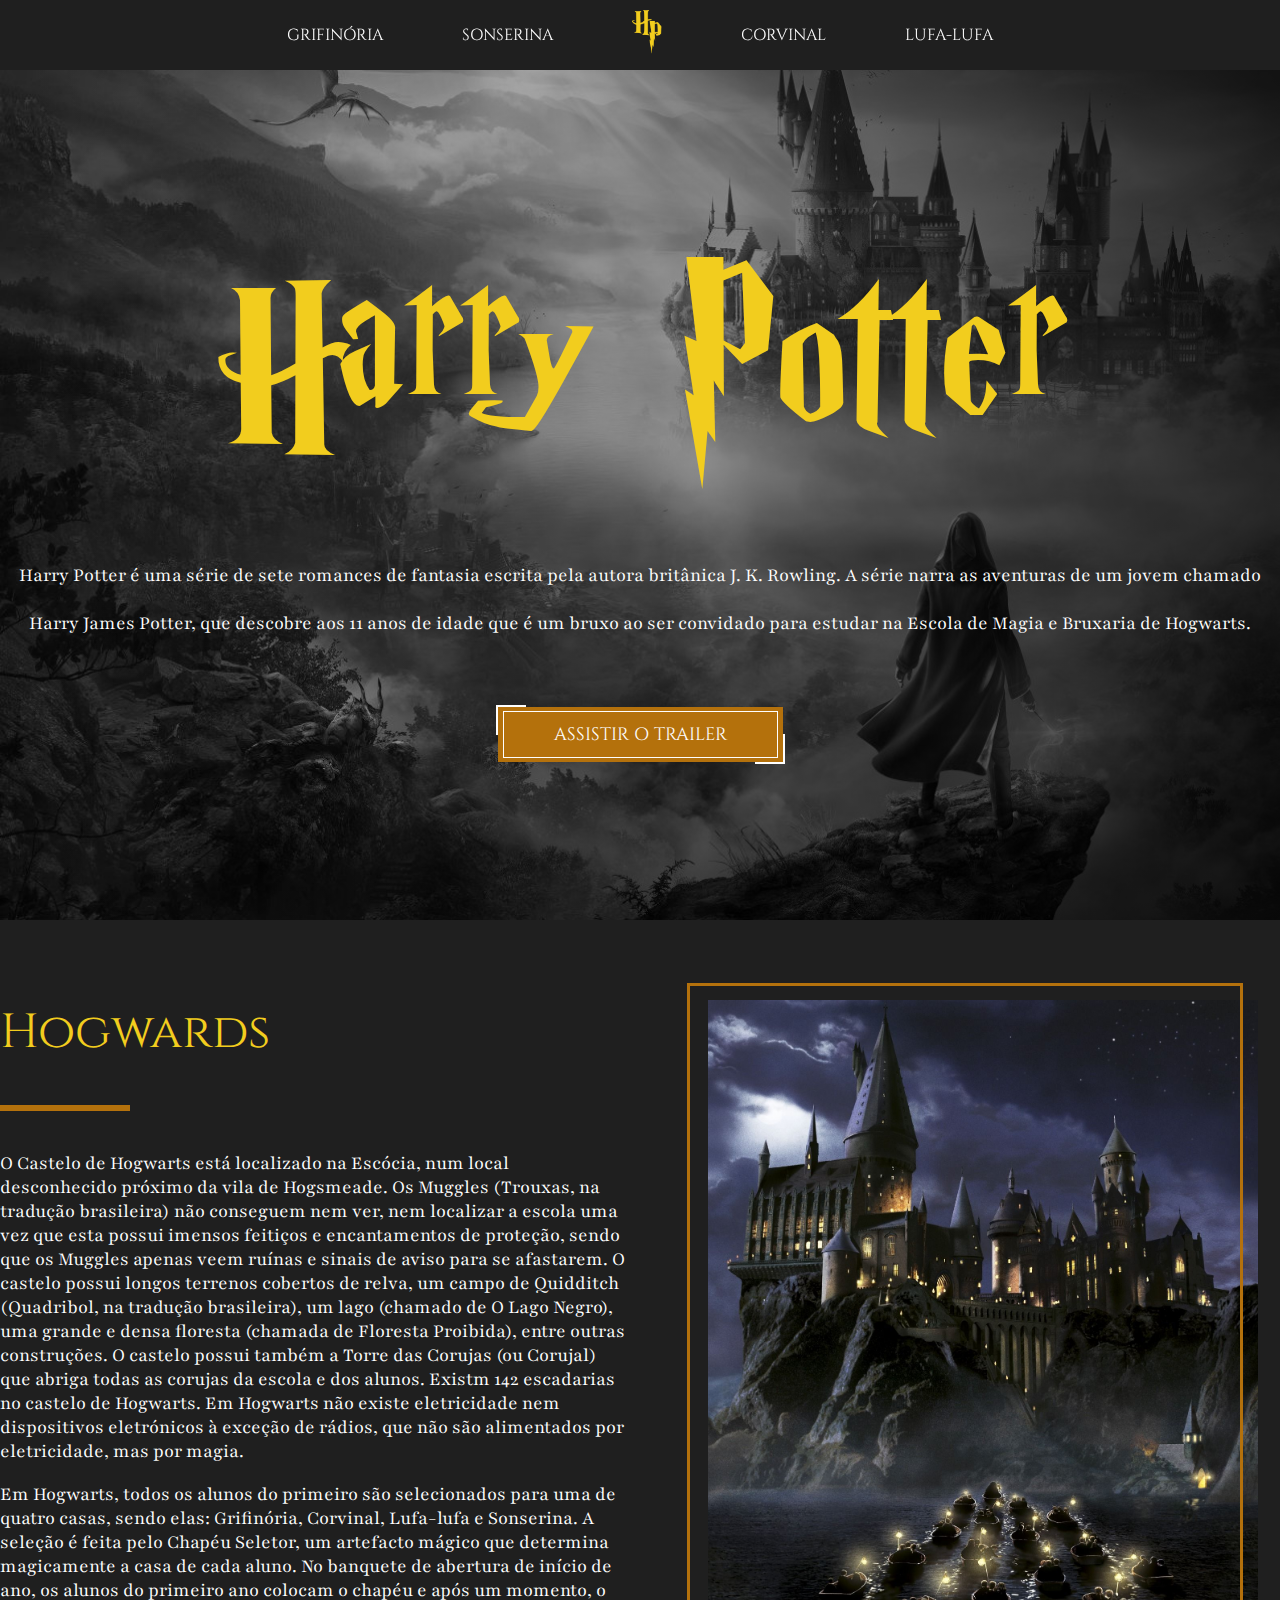
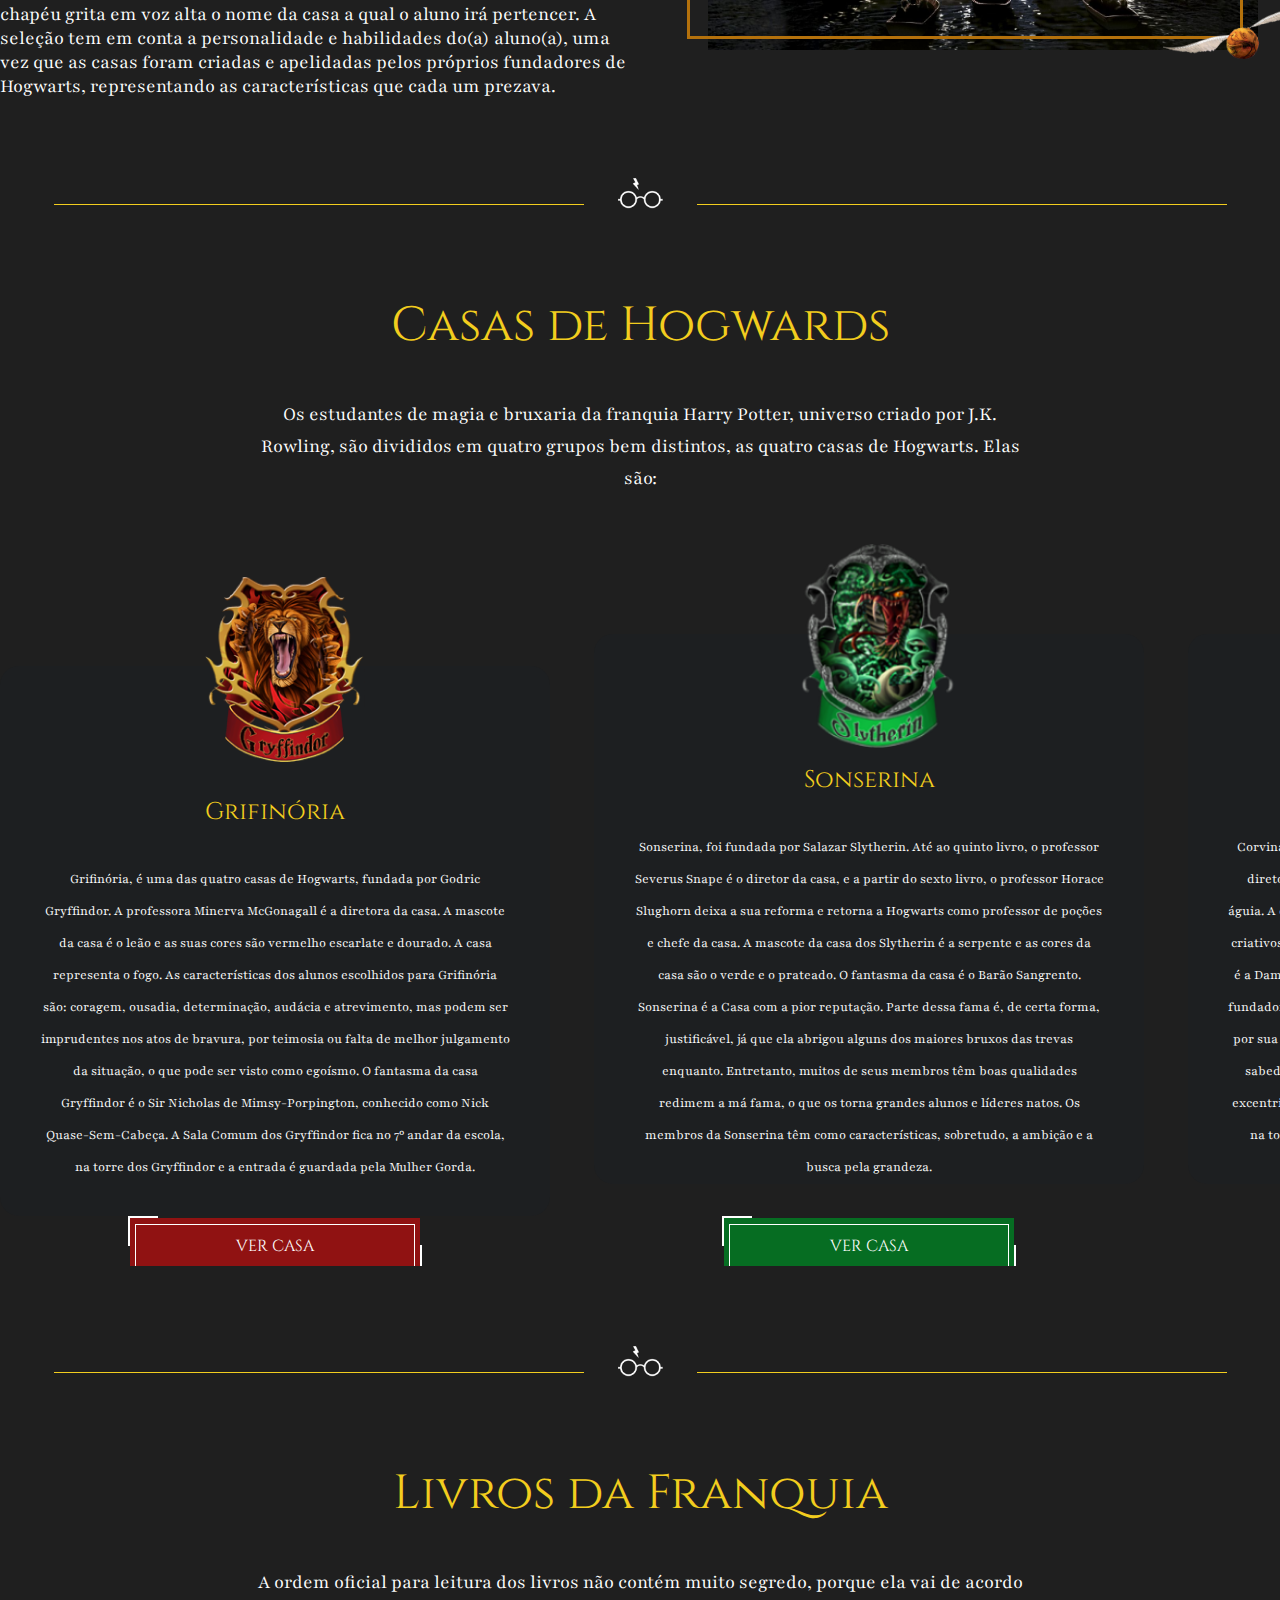
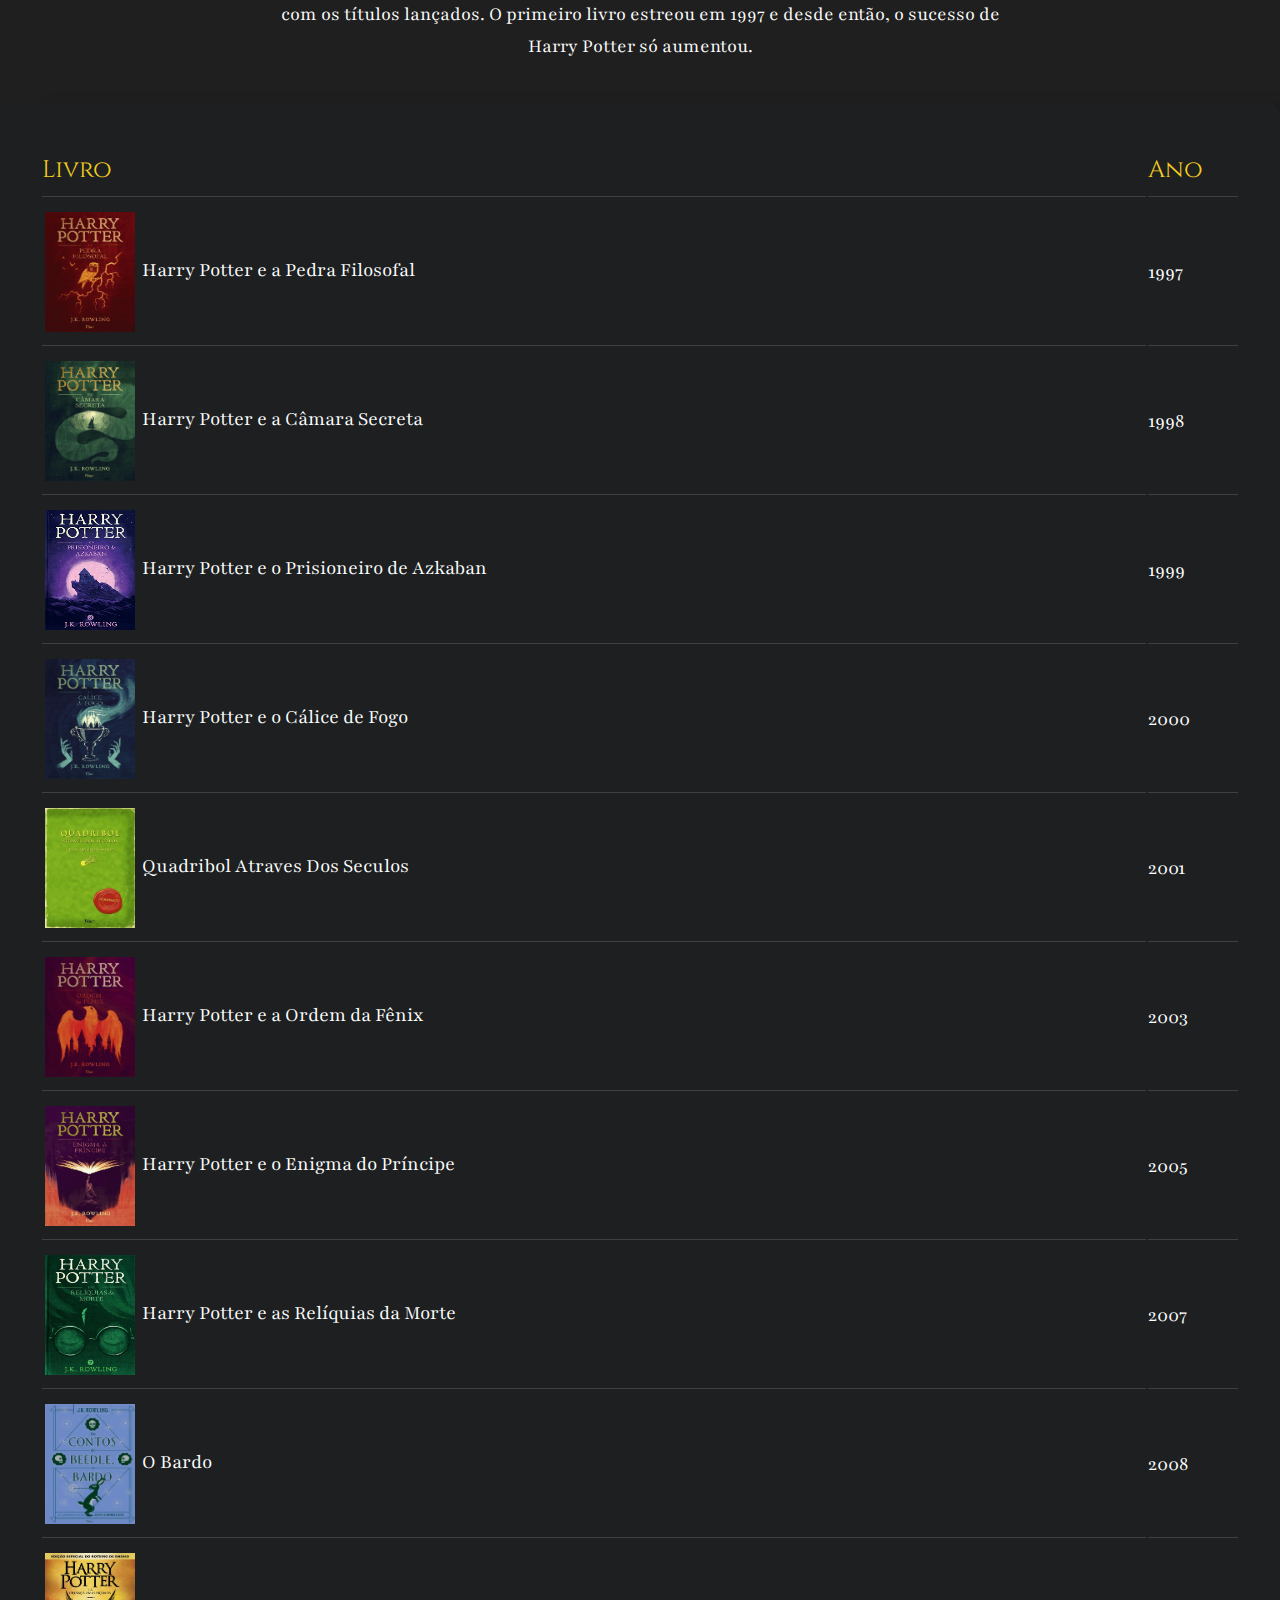
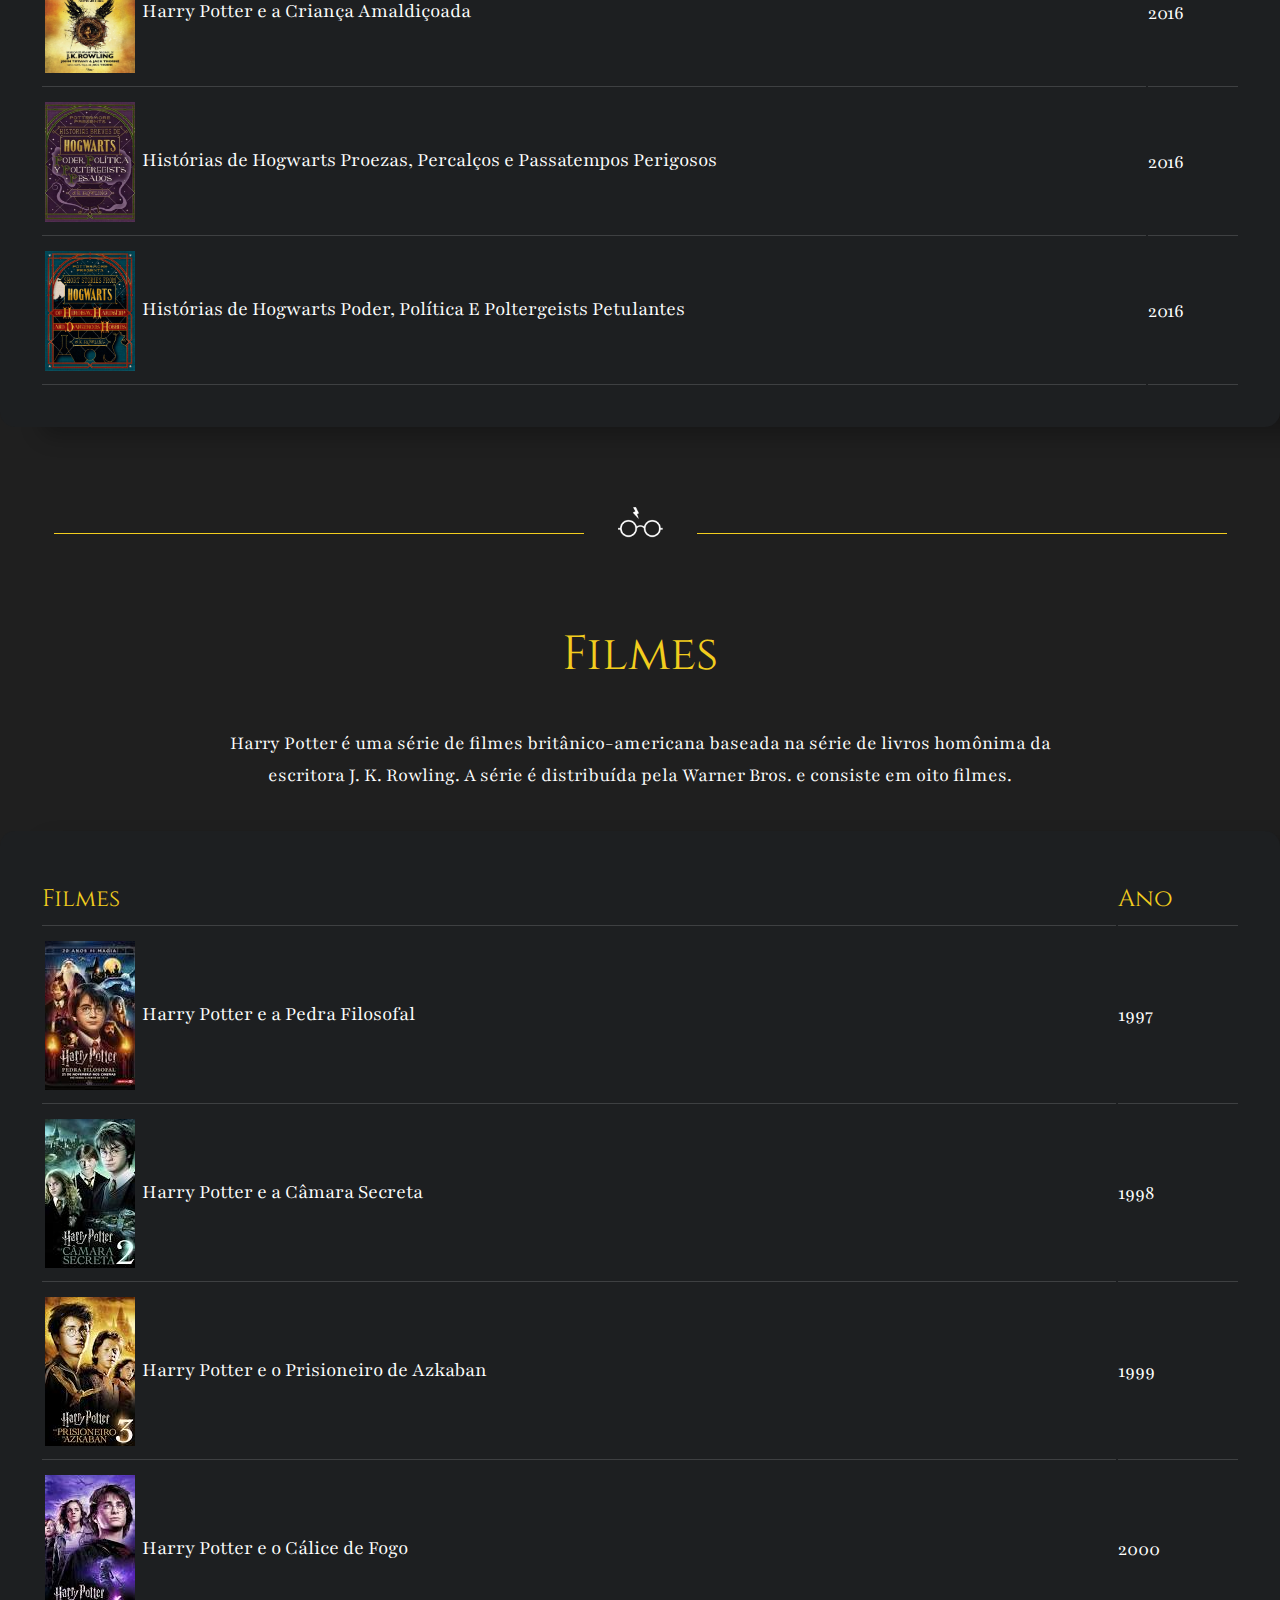
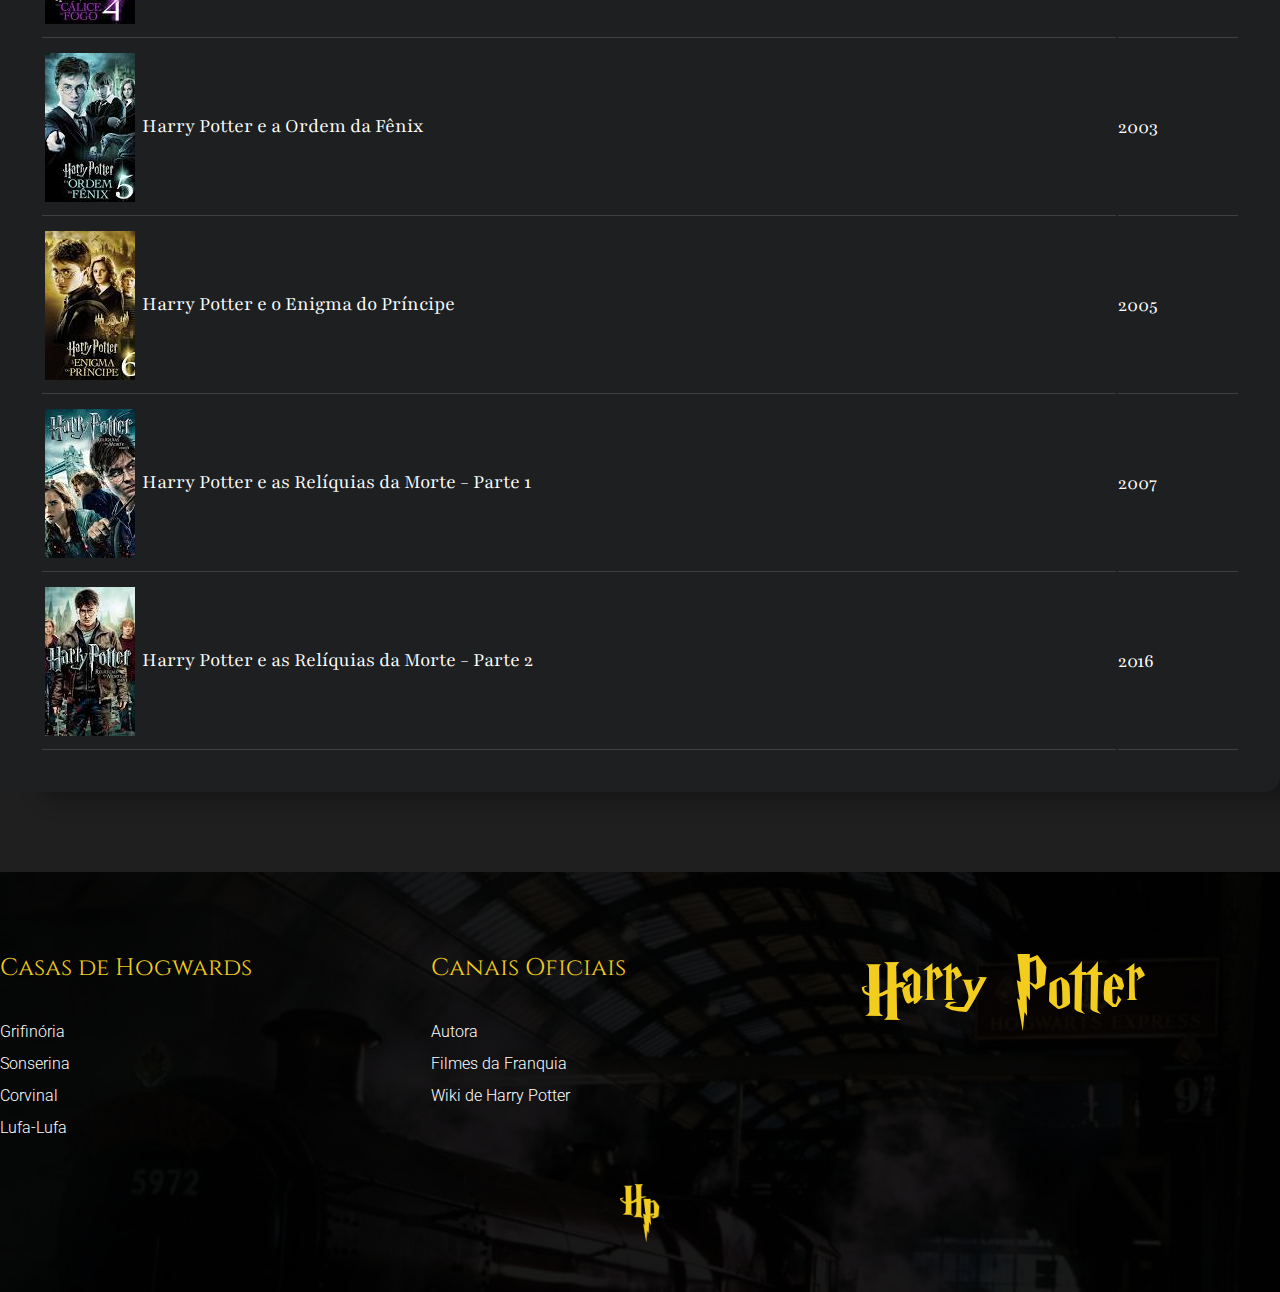
<file: index.html>
<!DOCTYPE html>
<html lang="en">

<head>
  <meta charset="UTF-8">
  <meta http-equiv="X-UA-Compatible" content="IE=edge">
  <meta name="viewport" content="width=device-width, initial-scale=1.0">
  <title>Harry Poter</title>
  <link rel="stylesheet" href="./css/global.css">
  <link rel="stylesheet" href="./css/home-styles.css">

</head>

<body>
  <!-- NAVBAR - MENU -->

  <nav class="navbar">
    <ul>
      <li><a class="nav-item" href="./grifinoria.html">Grifinória</a></li>
      <li><a class="nav-item" href="./sonserina.html">Sonserina</a></li>
      <li>
        <a class="nav-item" href="./index.html">
          <img class="logo" src="./assets/imagens/logo-hp-yellow.png" alt="Harry Potter ">
        </a>
      </li>
      <li><a class="nav-item" href="./corvinal.html">Corvinal</a></li>
      <li><a class="nav-item" href="./lufa-lufa.html">Lufa-Lufa</a></li>
    </ul>
  </nav>

 <!-- HEADER - BANNER -->
 <header class="banner">
  <div class="banner-gradient-mask"></div>
  <div class="container">
    <h1>Harry Potter</h1>
    <p>Harry Potter é uma série de sete romances de fantasia escrita pela autora britânica J. K. Rowling.
     A série narra as aventuras de um jovem chamado Harry James Potter, que descobre aos 11 anos de idade
     que é um bruxo ao ser convidado para estudar na Escola de Magia e Bruxaria de Hogwarts. </p>
    <a href="./assets/video/Harry Potter e a Pedra Filosofal - Trailer Dublado (HD)(360P).mp4">
      <div class="button-wrapper">
        <div class="button-detail button-detail-left"></div>
        <button><span>ASSISTIR O TRAILER</span></button>
        <div class="button-detail button-detail-right"></div>
      </div>
    </a>
</header>

    <!-- SECTION: HOGWARDS -->
    <section class="section container" id="section-hogwards">
      <div class="infos">
        <h2>Hogwards</h2>
        <div class="title-divider"></div>
        <p>
          O Castelo de Hogwarts está localizado na Escócia, num local desconhecido próximo da vila de Hogsmeade.
          Os Muggles (Trouxas, na tradução brasileira) não conseguem nem ver, nem localizar a escola uma vez que
          esta possui imensos feitiços e encantamentos de proteção, sendo que os Muggles apenas veem ruínas e
          sinais de aviso para se afastarem.
          O castelo possui longos terrenos cobertos de relva, um campo de Quidditch (Quadribol, na tradução brasileira),
          um lago (chamado de O Lago Negro), uma grande e densa floresta (chamada de Floresta Proibida), entre outras
          construções.
          O castelo possui também a Torre das Corujas (ou Corujal) que abriga todas as corujas da escola e dos alunos.
          Existm 142 escadarias no castelo de Hogwarts.
          Em Hogwarts não existe eletricidade nem dispositivos eletrónicos à exceção de rádios, que não são alimentados
          por
          eletricidade, mas por magia.
        </p>
        <br>
        <p>Em Hogwarts, todos os alunos do primeiro são selecionados para uma de quatro casas, sendo elas:
          Grifinória, Corvinal, Lufa-lufa e Sonserina.
          A seleção é feita pelo Chapéu Seletor, um artefacto mágico que determina magicamente a casa de cada aluno.
          No banquete de abertura de início de ano, os alunos do primeiro ano colocam o chapéu e após um momento,
          o chapéu grita em voz alta o nome da casa a qual o aluno irá pertencer.
          A seleção tem em conta a personalidade e habilidades do(a) aluno(a), uma vez que as casas foram criadas
          e apelidadas pelos próprios fundadores de Hogwarts, representando as características que cada um prezava.</p>
      </div>
      <div class="section-image">
        <div class="image-frame"></div>
        <img src="./assets/imagens/hogwards.jpg" alt="Hogwards">
        <img src="./assets/imagens/pomo.png" alt="Pomo de ouro" class="frame-detail">
      </div>
    </section>

     <!-- SECTION DIVIDER -->

     <div class="section-divider container">
      <div class="section-divider-border"></div>
      <img src="./assets/imagens/harry-potter-icon.png" class="divider-icon">
      <div class="section-divider-border"></div>
    </div>

    <!-- SECTION: HOUSES -->
    
    <div class="infos">
      <section class="section container" id="section-houses">
        <h2>Casas de Hogwards</h2>
        <p> Os estudantes de magia e bruxaria da franquia Harry Potter, universo criado por J.K. Rowling,
          são divididos em quatro grupos bem distintos, as quatro casas de Hogwarts. Elas são: </p>
    
        <div class="houses">
    
          <!-- Grifinória -->
    
          <div class="card" id="grifinoria">
            <img src="./assets/imagens/grifinoria-logo-01.png" alt="Grifinória">
    
            <div class="card-info">
              <h3>Grifinória</h3>
    
              <p>Grifinória, é uma das quatro casas de Hogwarts, fundada por Godric Gryffindor. A professora Minerva
                McGonagall é a diretora da casa.
                A mascote da casa é o leão e as suas cores são vermelho escarlate e dourado. A casa representa o fogo.
                As características dos alunos
                escolhidos para Grifinória são: coragem, ousadia, determinação, audácia e atrevimento, mas podem ser
                imprudentes nos atos de bravura,
                por teimosia ou falta de melhor julgamento da situação, o que pode ser visto como egoísmo. O fantasma da
                casa Gryffindor é o Sir Nicholas
                de Mimsy-Porpington, conhecido como Nick Quase-Sem-Cabeça. A Sala Comum dos Gryffindor fica no 7º andar
                da escola, na torre dos Gryffindor
                e a entrada é guardada pela Mulher Gorda.</p>
    
              <a href="./grifinoria.html">
                <div class="button-wrapper">
                  <div class="button-detail button-detail-left"></div>
                  <button><span>Ver Casa</span></button>
                  <div class="button-detail button-detail-right"></div>
                </div>
              </a>
            </div>
          </div>
    
          <!-- Sonserina -->
    
          <div class="card" id="sonserina">
            <img src="./assets/imagens/sonserina-logo-01.png" alt="Sonserina">
    
    
            <div class="card-info">
              <h3>Sonserina</h3>
    
              <p>Sonserina, foi fundada por Salazar Slytherin. Até ao quinto livro, o professor Severus Snape
                é o diretor da casa, e a partir do sexto livro, o professor Horace Slughorn deixa a sua reforma
                e retorna a Hogwarts como professor de poções e chefe da casa.
                A mascote da casa dos Slytherin é a serpente e as cores da casa são o verde e o prateado.
                O fantasma da casa é o Barão Sangrento. Sonserina é a Casa com a pior reputação. Parte dessa fama
                é, de certa forma, justificável, já que ela abrigou alguns dos maiores bruxos das trevas enquanto.
                Entretanto, muitos de seus membros têm boas qualidades redimem a má fama,
                o que os torna grandes alunos e líderes natos. Os membros da Sonserina têm como características,
                sobretudo, a ambição e a busca pela grandeza.</p>
    
              <a href="./sonserina.html">
                <div class="button-wrapper">
                  <div class="button-detail button-detail-left"></div>
                  <button><span>Ver Casa</span></button>
                  <div class="button-detail button-detail-right"></div>
                </div>
              </a>
            </div>
          </div>
    
          <!-- Corvinal -->
          <div class="card" id="corvinal">
            <img src="./assets/imagens/corvinal-logo-01.png" alt="Corvinal">
    
            <div class="card-info">
              <h3>Corvinal</h3>
              <p> Corvinal, foi fundada por Rowena Ravenclaw. O professor Filius Flitwick é o diretor da casa.As cores
                da casa são o azul
                e o bronze e a sua mascote é a águia. A casa Ravenclaw representa o ar. Os alunos Ravenclaw são
                inteligentes, criativos,
                perspicazes, prudentes e estudiosos. O fantasma da casa Ravenclaw é a Dama Cinzenta, conhecida no último
                livro por Helena Ravenclaw,
                filha da fundadora Rowena Ravenclaw. Os bruxos pertencentes à Corvinal se destacam por sua exímia
                inteligência. suas principais
                características sãorelacionadas a sabedoria, criatividade e personalidade única, o que garante a eles
                certa excentricidade.
                A Sala Comum dos Ravenclaw fica no lado oeste de Hogwarts, na torre dos Ravenclaw. Para se poder entrar
                na sala comum, tem de se
                responder a um enigma lógico.</p>
              <a href="./corvinal.html">
                <div class="button-wrapper">
                  <div class="button-detail button-detail-left"></div>
                  <button><span>Ver Casa</span></button>
                  <div class="button-detail button-detail-right"></div>
                </div>
              </a>
            </div>
          </div>
    
          <!-- Lufa-Lufa -->
          <div class="card" id="lufa-lufa">
            <img src="./assets/imagens/lufa-lufa-logo-01.png" alt="Lufa-Lufa">
    
            <div class="card-info">
              <h3>Lufa-Lufa</h3>
              <p>Lufa-Lufa, foi fundada por Helga Hufflepuff. A professora Pomona Sprout é a diretora da casa. As cores
                da casa são o amarelo e
                o preto e a sua mascote é o texugo. A casa Hufflepuff representa o elemento Terra. Os estudantes da
                Lufa-Lufa são dedicados,
                pacientes e honestos. Suas admiráveis características os tornam trabalhadores árduos e modestos, sendo
                receptivos a todos os
                demais tipos de bruxos. Por outro lado, o excesso dessas qualidades pode se tornar um ponto negativo:
                justamente por sua flexibilidade
                e compreensão, os alunos podem ser complacentes e muito dependentes de outras pessoas, tornando-se
                ingênuos.O fantasma da casa
                Hufflepuff é o Monge Gordo Frei Gorducho. A entrada para a Sala Comum dos Hufflepuff está oculta numa
                pilha de grandes barris. </p>
    
              <a href="./lufa-lufa.html">
                <div class="button-wrapper">
                  <div class="button-detail button-detail-left"></div>
                  <button><span>Ver Casa</span></button>
                  <div class="button-detail button-detail-right"></div>
                </div>
              </a>
            </div>
          </div>
        </div>
    </div>
    </section>
    </main>

   <!-- SECTION DIVIDER -->

   <div class="section-divider container">
    <div class="section-divider-border"></div>
    <img src="./assets/imagens/harry-potter-icon.png" class="divider-icon">
    <div class="section-divider-border"></div>
  </div>


    <!-- SECTION: BOOKS -->

    <section class="section container" id="section-books">
      <h2>Livros da Franquia</h2>
      <p>A ordem oficial para leitura dos livros não contém muito segredo, porque ela vai de acordo com os títulos lançados. O primeiro livro estreou em 1997 e desde então, o sucesso de Harry Potter só aumentou.</p>
    
      <table>
        <thead>
          <tr>
            <th class="align-left">Livro</th>
            <th class="align-right">Ano</th>
          </tr>
        </thead>

        <tbody>
          <tr>
          <td class="align-left">
            <img src="./assets/livros pdf/imagens2/pedrafilosofal.jpg" width="90px" height="120px">
            <a href="./assets/livros pdf/1 Harry Potter e a Pedra Filosofa - J.K. Rowling.pdf" class="link-branco">
            Harry Potter e a Pedra Filosofal</td></a>
          <td class="align-right">1997</td>
        </tr>
        <tr>
          <td class="align-left">
            <img src="./assets/livros pdf/imagens2/camerasecreta.jpg"width="90px" height="120px">
            <a href="./assets/livros pdf/2 Harry Potter e a Camara Secreta - J.K. Rowling.pdf" class="link-branco">
              Harry Potter e a Câmara Secreta</td></a>
          <td class="align-right">1998</td>
        </tr>
        <tr>
          <td class="align-left">
            <img src="./assets/livros pdf/imagens2/azkaban.jpg"width="90px" height="120px">
            <a href="./assets/livros pdf/3 Harry Potter e o Prisioneiro de - J.K. Rowling.pdf" class="link-branco">
              Harry Potter e o Prisioneiro de Azkaban</td></a>
          <td class="align-right">1999</td>
        </tr>
        <tr>
          <td class="align-left">
            <img src="./assets/livros pdf/imagens2/calicedefogo.jpg"width="90px" height="120px">
            <a href="./assets/livros pdf/4 Harry Potter e o Calice de Fogo - J.K. Rowling.pdf" class="link-branco">
              Harry Potter e o Cálice de Fogo</td></a>
          <td class="align-right">2000</td>
        </tr>
        <tr>
          <td class="align-left">
            <img src="./assets/livros pdf/imagens2/quadribol.jpg" width="90px" height="120px">
            <a href="./assets/livros pdf/Quadribol Atraves Dos Seculos - J.K. Rowling.pdf" class="link-branco">
              Quadribol Atraves Dos Seculos</td></a>
          <td class="align-right">2001</td>
        </tr>
        <tr>
          <td class="align-left">
            <img src="./assets/livros pdf/imagens2/ordemdafenix.jpg" width="90px" height="120px">
            <a href="./assets/livros pdf/5 Harry Potter e a Ordem da Fenix - J.K. Rowling.pdf" class="link-branco">
              Harry Potter e a Ordem da Fênix</td></a>
          <td class="align-right">2003</td>
        </tr>
        <tr>
          <td class="align-left">
            <img src="./assets/livros pdf/imagens2/enigmadoprincipe.jpg" width="90px" height="120px">
            <a href="./assets/livros pdf/6 Harry Potter e o Enigma do Prin - J.K. Rowling.pdf" class="link-branco">
              Harry Potter e o Enigma do Príncipe</td></a>
          <td class="align-right">2005</td>
        </tr>
        <tr>
          <td class="align-left">
            <img src="./assets/livros pdf/imagens2/reliquiasdamorte.jpg" width="90px" height="120px">
            <a href="./assets/livros pdf/7 Harry Potter e as Reliquias da  - J.K. Rowling.pdf" class="link-branco">
              Harry Potter e as Relíquias da Morte</td></a>
          <td class="align-right">2007</td>
        </tr>
        <tr>
          <td class="align-left">
            <img src="./assets/livros pdf/imagens2/o bardo.jpg" width="90px" height="120px">
            <a href="./assets/livros pdf/O Bardo - Os Contos De Beedle - J. K. Rowling.pdf" class="link-branco">
              O Bardo</td></a>
          <td class="align-right">2008</td>
        </tr>
        <tr>
          <td class="align-left">
            <img src="./assets/livros pdf/imagens2/criancaamaldicoada.jpg" width="90px" height="120px">
            <a href="./assets/livros pdf/8 Harry Potter e a Crianca Amaldi - J. K. Rowling.pdf" class="link-branco">
              Harry Potter e a Criança Amaldiçoada</td></a>
          <td class="align-right">2016</td>
        </tr>
        <tr>
          <td class="align-left">
            <img src="./assets/livros pdf/imagens2/Histórias_de_Hogwarts_01_Poder.jpg" width="90px" height="120px">
            <a href="./assets/livros pdf/Histórias_de_Hogwarts_01_Proezas.pdf" class="link-branco">
              Histórias de Hogwarts Proezas, Percalços e Passatempos Perigosos</td></a>
          <td class="align-right">2016</td>
        </tr>
        <tr>
          <td class="align-left">
            <img src="./assets/livros pdf/imagens2/Histórias_de_Hogwarts_01_Proezas.jpg" width="90px" height="120px">
            <a href="./assets/livros pdf/Histórias_de_Hogwarts_02_Poder,.pdf" class="link-branco">
              Histórias de Hogwarts Poder, Política E Poltergeists Petulantes </td></a>
          <td class="align-right">2016</td>
        </tr>
        
        
        </tbody>
      </table>
    </section>

     <!-- SECTION DIVIDER -->

     <div class="section-divider container">
      <div class="section-divider-border"></div>
      <img src="./assets/imagens/harry-potter-icon.png" class="divider-icon">
      <div class="section-divider-border"></div>
    </div>

    <!-- SECTION: FILMES -->

    <section class="section container" id="section-books-filmes">
      <h2><a href="#filmes"></a> Filmes</h2>
      <p>Harry Potter é uma série de filmes britânico-americana baseada na série de livros homônima da
         escritora J. K. Rowling. A série é distribuída pela Warner Bros. e consiste em oito filmes. </p>
      <table>
        <thead>
          <tr>
            <th class="align-left">Filmes</th>
            <th class="align-right">Ano</th>
          </tr>
        </thead>
        <tbody>
          <tr>
            <td class="align-left">
              <img src="./assets/capadosfilmes/harry01.jpg">
              <a href="https://drive.google.com/file/d/1pk_pDnoMDwymlXBL3cOYz3batjDEgeAl/view?usp=drive_link" class="link-branco">
              Harry Potter e a Pedra Filosofal</td></a>
            <td class="align-right">1997</td>
          </tr>
          <tr>
            <td class="align-left">
              <img src="./assets/capadosfilmes/harry02.jpg">
              <a href="https://drive.google.com/file/d/1iU7Uv1_xqYLiOHTP0GVKW-6LUf6VcgXY/view?usp=drive_link" class="link-branco">
                Harry Potter e a Câmara Secreta</td></a>
            <td class="align-right">1998</td>
          </tr>
          <tr>
            <td class="align-left">
              <img src="./assets/capadosfilmes/harry03.jpg">
              <a href="https://drive.google.com/file/d/1npi48nDSOxhy5gETSHPbagKewkXwRj0l/view?usp=sharing" class="link-branco">
                Harry Potter e o Prisioneiro de Azkaban</td></a>
            <td class="align-right">1999</td>
          </tr>
          <tr>
            <td class="align-left">
              <img src="./assets/capadosfilmes/harry04.jpg">
              <a href="./assets/video/Harry Potter e o Cálice de Fogo (2005) Dublado 5.1 CH 1080p (By-LuanHarper).mp4" class="link-branco">
                Harry Potter e o Cálice de Fogo</td></a>
            <td class="align-right">2000</td>
          </tr>
          <tr>
            <td class="align-left">
              <img src="./assets/capadosfilmes/harry05.jpg">
              <a href="./assets/video/Harry Potter e a Ordem da Fênix (2007) Dublado 5.1 CH 1080p (By-LuanHarper).mp4" class="link-branco">
                Harry Potter e a Ordem da Fênix</td></a>
            <td class="align-right">2003</td>
          </tr>
          <tr>
            <td class="align-left">
              <img src="./assets/capadosfilmes/harry06.jpg">
              <a href="./assets/livros pdf/6 Harry Potter e o Enigma do Prin - J.K. Rowling.pdf" class="link-branco">
                Harry Potter e o Enigma do Príncipe</td></a>
            <td class="align-right">2005</td>
          </tr>
          <tr>
            <td class="align-left">
              <img src="/assets/capadosfilmes/harry07.1.jpg">
              <a href="https://drive.google.com/file/d/1RQS_CT4kLo5kOAxD-nJsrvoL-fy8iL_M/view?usp=sharing" class="link-branco">
                Harry Potter e as Relíquias da Morte - Parte 1</td></a>
            <td class="align-right">2007</td>
          </tr>
          <tr>
            <td class="align-left">
              <img src="./assets/capadosfilmes/harry07.2.jpg">
              <a href="./assets/video/Harry Potter e as Relíquias da Morte - Parte 2 (2010)  Dublado 5.1 CH 1080p (By-LuanHarper).mp4" class="link-branco">
                Harry Potter e as Relíquias da Morte - Parte 2</td></a>
            <td class="align-right">2016</td>
          </tr>
        </tbody>
      </table>
    </section>


<!--RODAPÉ-->
<footer>
  <div class="footer-links container">
    <div class="footer-list">
      <h3>Casas de Hogwards</h3>

      <ul>
        <li><a href="./grifinoria.html">Grifinória</a></li>
        <li><a href="./sonserina.html">Sonserina</a></li>
        <li><a href="./corvinal.html">Corvinal</a></li>
        <li><a href="./lufa-lufa.html">Lufa-Lufa</a></li>
      </ul>
    </div>

    <div class="footer-list">
      <h3>Canais Oficiais</h3>

      <ul>
        <li><a href="/">Autora</a></li>
        <li><a href="/">Filmes da Franquia</a></li>
        <li><a href="/">Wiki de Harry Potter</a></li>
      </ul>
    </div>

    <div class="footer-logo">
      <h1>Harry Potter</h1>
    </div>
  </div>

  <div class="icon">
    <img src="./assets/imagens/logo-hp-yellow.png" alt="Harry Potter">
  </div>

 
</footer>

</body>
</html>
</file>
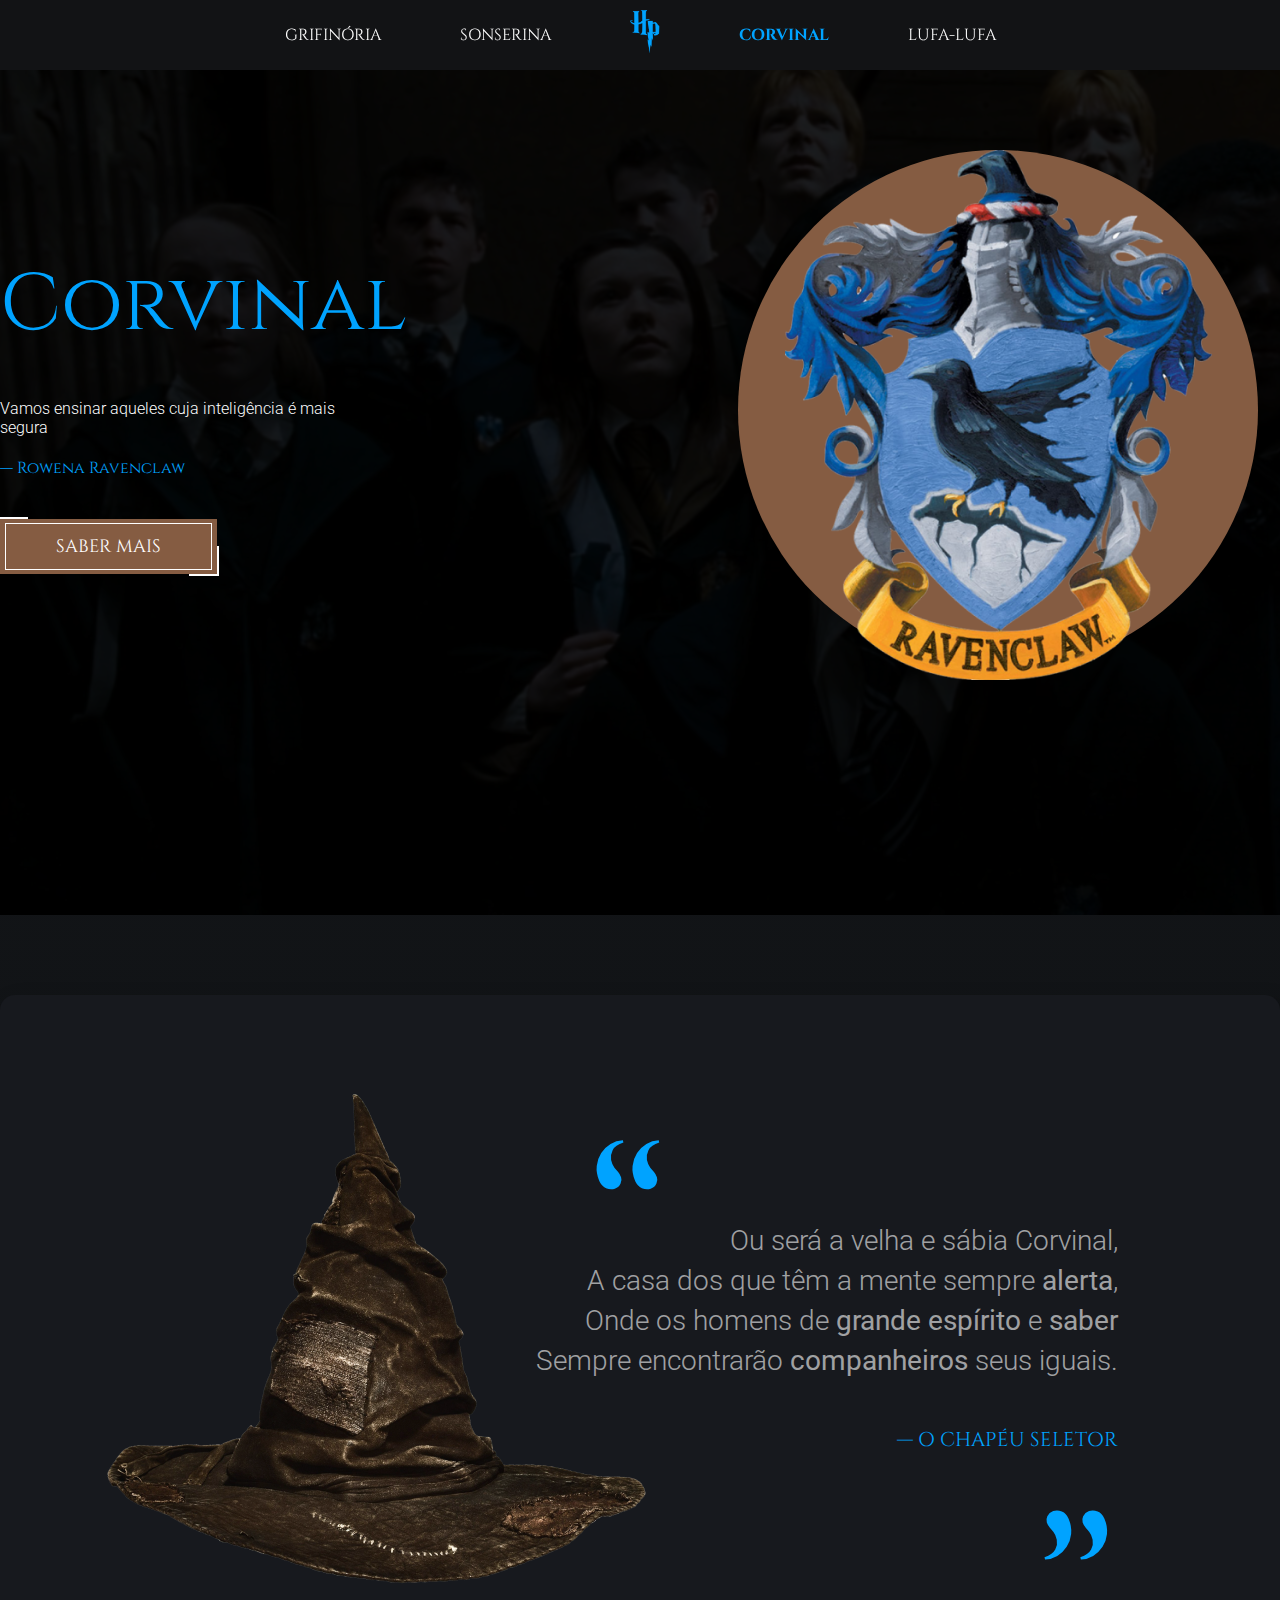
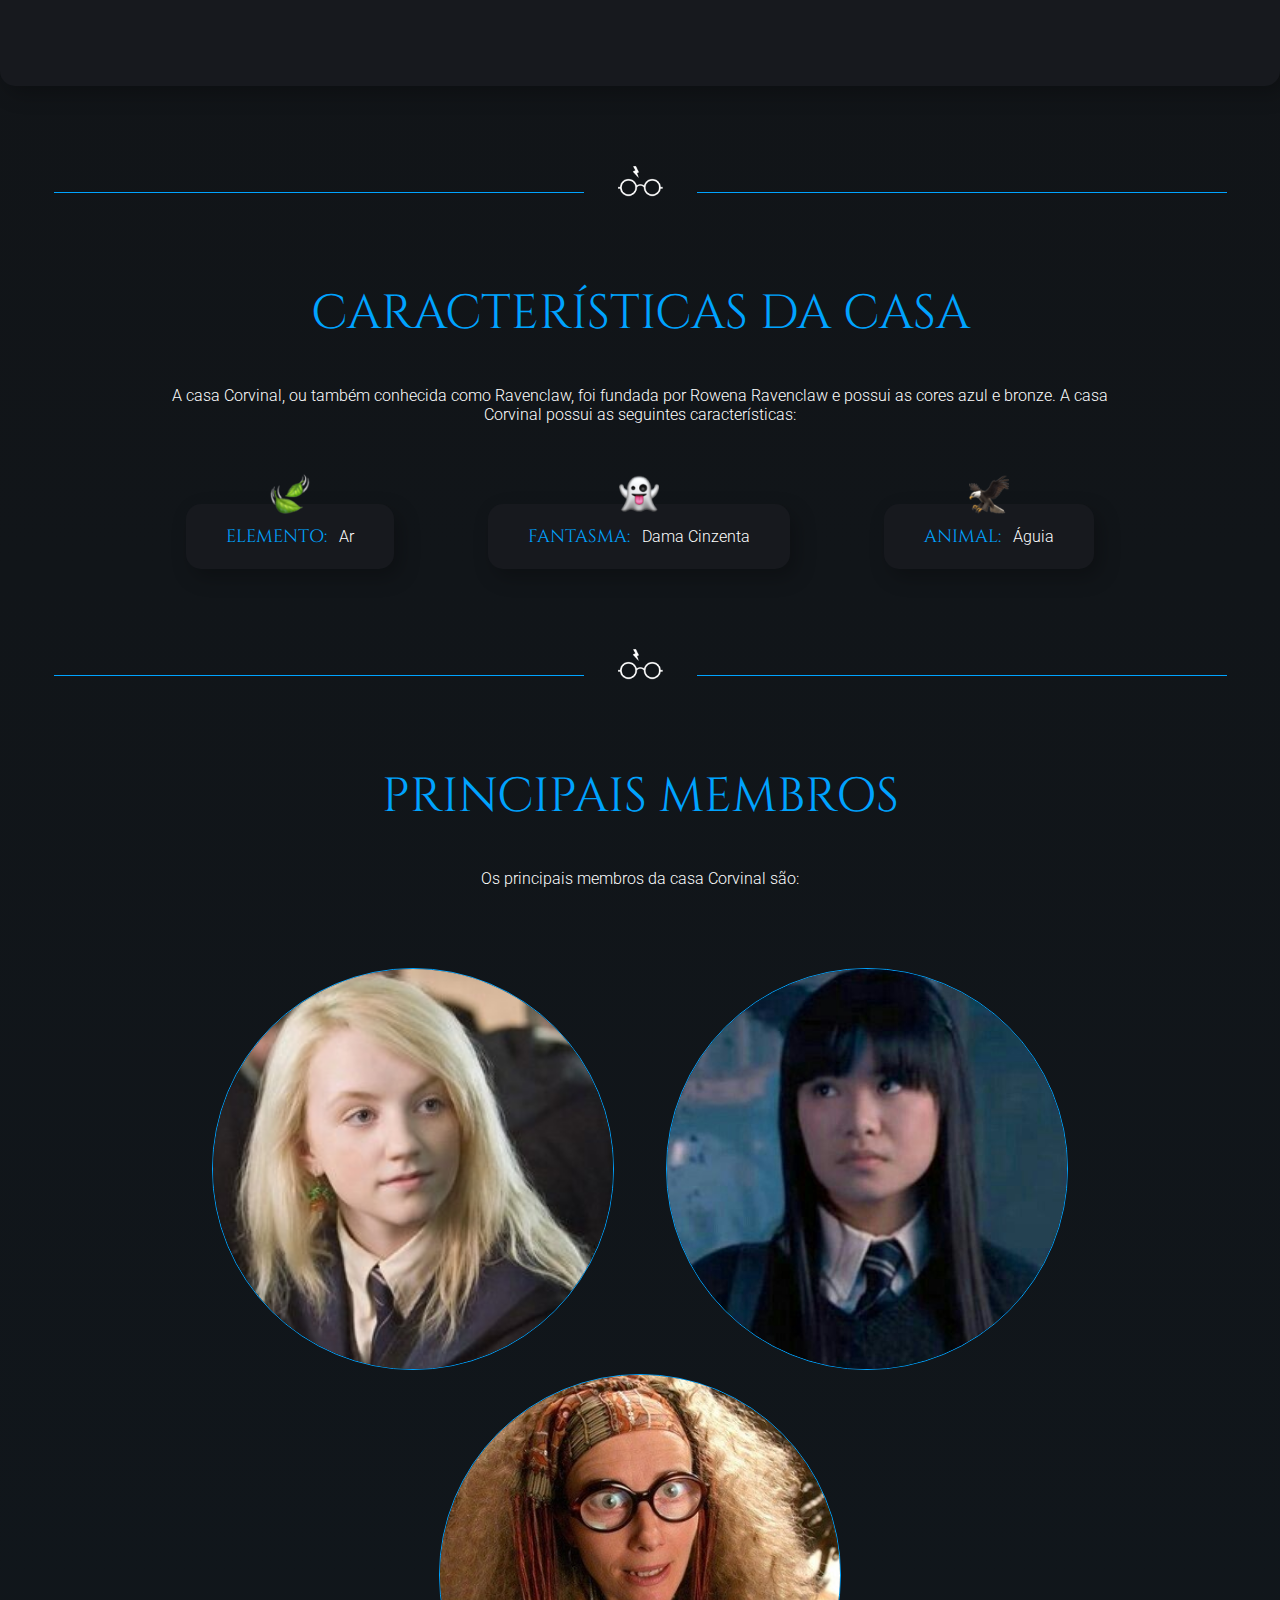
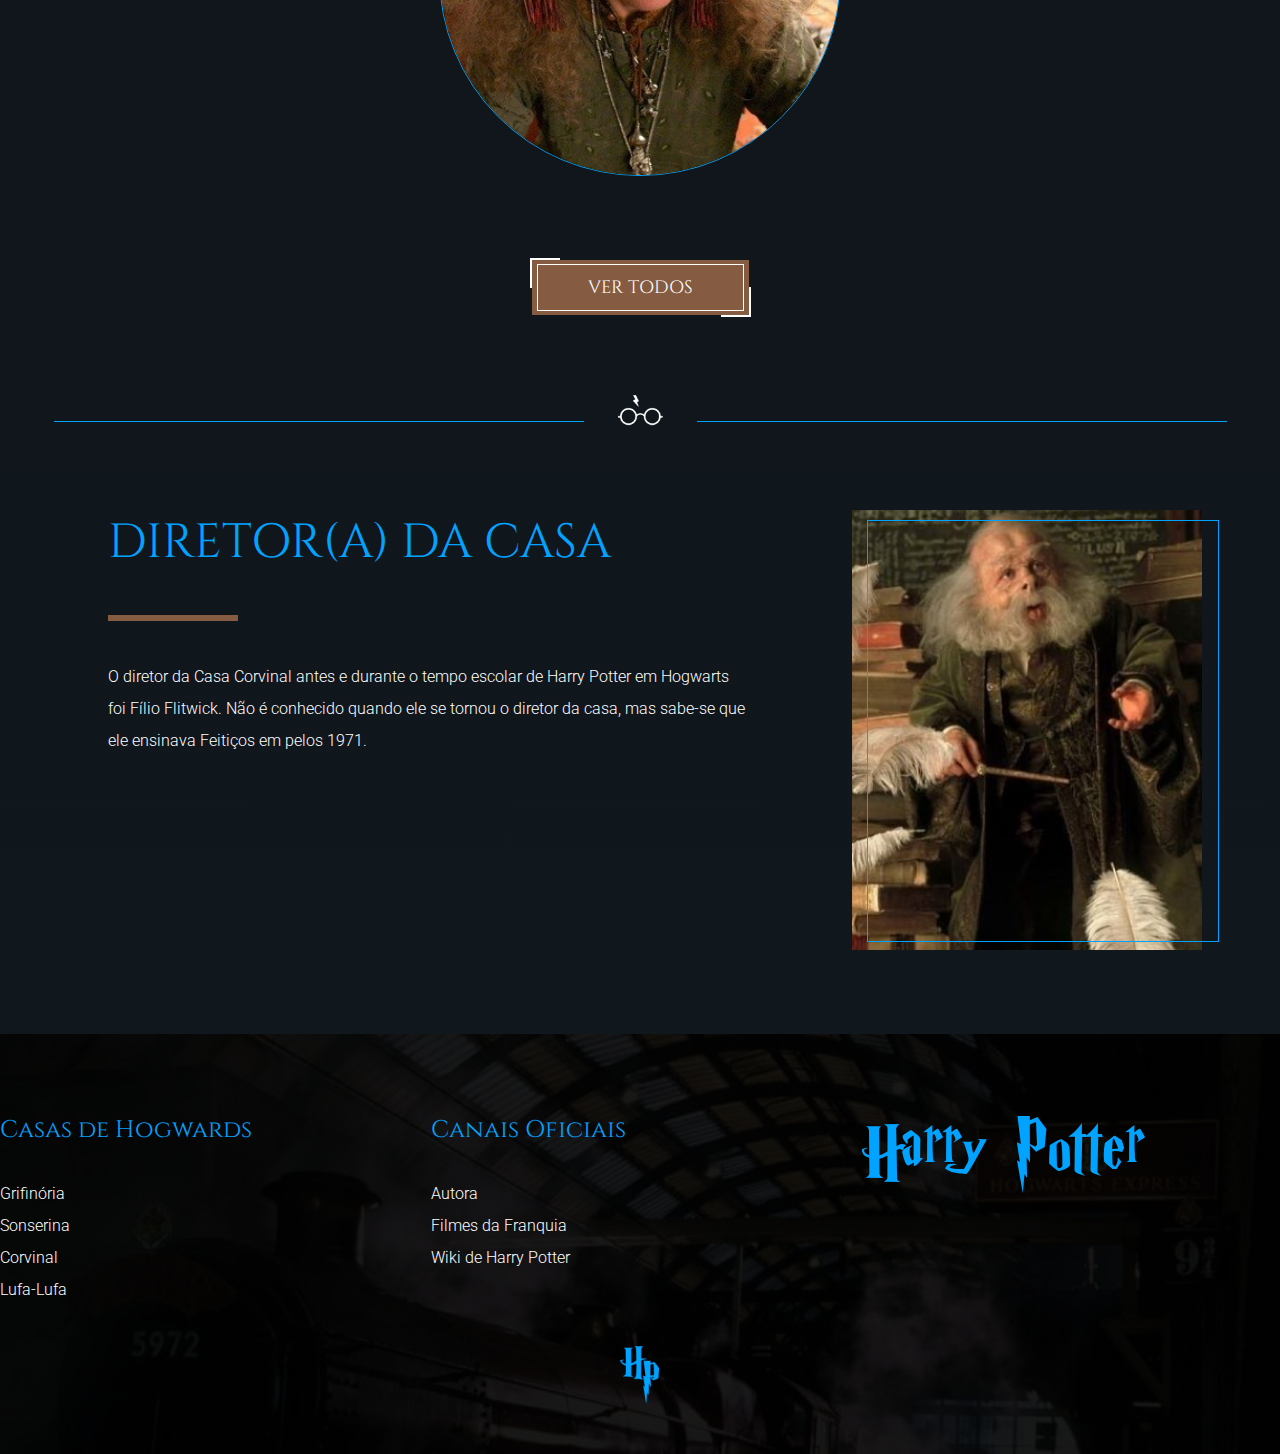
<file: corvinal.html>
<!DOCTYPE html>
<html lang="pt-BR">
<head>
  <meta charset="UTF-8">
  <meta http-equiv="X-UA-Compatible" content="IE=edge">
  <meta name="viewport" content="width=device-width, initial-scale=1.0">
  
  <link rel="stylesheet" href="./css/global.css">
  <link rel="stylesheet" href="./css/houses-styles.css">
  
  <title>Harry Potter | Grifinória</title>
</head>
<body id="page-house-ravenclaw">

  <!-- NAVBAR - MENU -->

  <nav class="navbar">
    <ul>
      <li><a class="nav-item " href="./grifinoria.html">Grifinória</a></li>
      <li><a class="nav-item" href="./sonserina.html">Sonserina</a></li>
      
      <li>
        <a class="nav-item" href="./index.html">
          <img class="logo" src="/assets/imagens/logo-hp-blue.png" alt="Harry Potter">
        </a>
      </li>
      
      <li><a class="nav-item active" href="./corvinal.html">Corvinal</a></li>
      <li><a class="nav-item" href="./lufa-lufa.html">Lufa-Lufa</a></li>
    </ul>
  </nav> 

   <!-- HEADER - BANNER -->

   <header class="banner">
    <div class="banner-corvinal">
    <div class="container">
      <div class="header-infos">
        <h1>Corvinal</h1>
        <p>Vamos ensinar aqueles cuja inteligência é mais segura</p>
        <p class="author">— Rowena Ravenclaw</p>
        <div class="button-wrapper">
          <div class="button-detail button-detail-left"></div>
          <button><span>Saber Mais</span></button>
          <div class="button-detail button-detail-right"></div>
        </div>
      </div>
      <div class="header-infos house-logo">
        <div class="circle-wrapper">
          <img src="./assets/imagens/house-ravenclaw-header.png" alt="Corvinal">
        </div>
      </div>
    </div>
  </div>
  </header>

  <main>
    <!-- SECTION SELECTOR HAT QUOTE -->

    <section class="section container" id="selector-hat-quote">
      <div class="card">
        <div class="selector-hat">
          <img src="/assets/imagens/selector-hat.png" alt="Chapéu Seletor">
        </div>
        <div class="quote">
          <span class="quote-icon left">“</span>
          <p>Ou será a velha e sábia Corvinal, <br>
            A casa dos que têm a mente sempre <b>alerta</b>, <br>
            Onde os homens de <b>grande espírito</b> e <b>saber</b> <br>
            Sempre encontrarão <b>companheiros</b> seus iguais.
          </p> <br>
          <p class="author">— o chapéu seletor</p>
          <span class="quote-icon right">”</span>
        </div>
      </div>
    </section>

    <!-- SECTION DIVIDER -->

    <div class="section-divider container">
      <div class="section-divider-border"></div>
      <img src="/assets/imagens/harry-potter-icon.png" class="divider-icon">
      <div class="section-divider-border"></div>
    </div>

    <!-- SECTION HOUSE FEATURES -->

    <section class="section container" id="section-house-features">
      <h2>Características da Casa</h2>
      <p class="description">A casa Corvinal, ou também conhecida como Ravenclaw, foi fundada por Rowena Ravenclaw e possui as cores azul e bronze. A casa Corvinal possui as seguintes características:</p>
    
      <div class="house-features-container">
        <div class="card">
          <div class="icon"><img src="/assets/imagens/emoji-wind.png" alt="Ar"></div>
          <span class="feature">Elemento:</span>
          <span class="feature-value">Ar</span>
        </div>
        <div class="card" id="ghost">
          <div class="icon"><img src="/assets/imagens/emoji-ghost.png" alt="Fantasma"></div>
          <span class="feature">Fantasma:</span>
          <span class="feature-value">Dama Cinzenta</span>
        </div>
        <div class="card">
          <div class="icon"><img src="/assets/imagens/emoji-eagle.png" alt="Águia"></div>
          <span class="feature">Animal:</span>
          <span class="feature-value">Águia</span>
        </div>
      </div>
    </section>

    <!-- SECTION DIVIDER -->

    <div class="section-divider container">
      <div class="section-divider-border"></div>
      <img src="./assets/imagens/harry-potter-icon.png" class="divider-icon">
      <div class="section-divider-border"></div>
    </div>

    <!-- SECTION MEMBERS -->

    <section class="section container" id="section-house-members">
      <h2>Principais Membros</h2>
      <p class="description">Os principais membros da casa Corvinal são:</p>
    
      <div class="members">
        <div class="member-picture">
          <img src="/assets/imagens/house-members/member_ravenclaw_01.jpg" alt="Luna Lovegood">
        </div>

        <div class="member-picture">
          <img src="./assets/imagens/house-members/member_ravenclaw_02.jpg" alt="Cho Chang">
        </div>

        <div class="member-picture">
          <img src="./assets/imagens/house-members/member_ravenclaw_03.jpg" alt="Sibila Trelawney">
        </div>
      </div>

      <div class="actions">
        <div class="button-wrapper">
          <div class="button-detail button-detail-left"></div>
          <button>
            <span>Ver Todos</span>
          </button>
          <div class="button-detail button-detail-right"></div>
        </div>
      </div>
    </section>

    <!-- SECTION DIVIDER -->

    <div class="section-divider container">
      <div class="section-divider-border"></div>
      <img src="./assets/imagens/harry-potter-icon.png" class="divider-icon">
      <div class="section-divider-border"></div>
    </div>

    <!-- SECTION HOUSE DIRECTOR  -->

    <section class="section container" id="section-house-director">
      <div class="infos">
        <h2>Diretor(a) da Casa</h2>
        <div class="title-divider"></div>
        <p>O diretor da Casa Corvinal antes e durante o tempo escolar de Harry Potter em Hogwarts foi Fílio Flitwick. Não é conhecido quando ele se tornou o diretor da casa, mas sabe-se que ele ensinava Feitiços em pelos 1971.</p>
      </div>

      <div class="section-image">
        <div class="image-frame"></div>
        <img src="./assets/imagens/house-members/ravenclaw-director.png" alt="Fílio Flitwick">
      </div>
    </section>
  </main>

   <!-- FOOTER -->

   <footer>
    <div class="footer-links container">
      <div class="footer-list">
        <h3>Casas de Hogwards</h3>
  
        <ul>
          <li><a href="./grifinoria.html">Grifinória</a></li>
          <li><a href="./sonserina.html">Sonserina</a></li>
          <li><a href="./corvinal.html">Corvinal</a></li>
          <li><a href="./lufa-lufa.html">Lufa-Lufa</a></li>
        </ul>
      </div>
  
      <div class="footer-list">
        <h3>Canais Oficiais</h3>
  
        <ul>
          <li><a href="./">Autora</a></li>
          <li><a href="./">Filmes da Franquia</a></li>
          <li><a href="./">Wiki de Harry Potter</a></li>
        </ul>
      </div>
  
      <div class="footer-logo">
        <h1>Harry Potter</h1>
      </div>
    </div>

    <div class="icon">
      <img src="./assets/imagens/logo-hp-blue.png" alt="Harry Potter">
    </div>
  </footer>
</body>
</html>
</file>
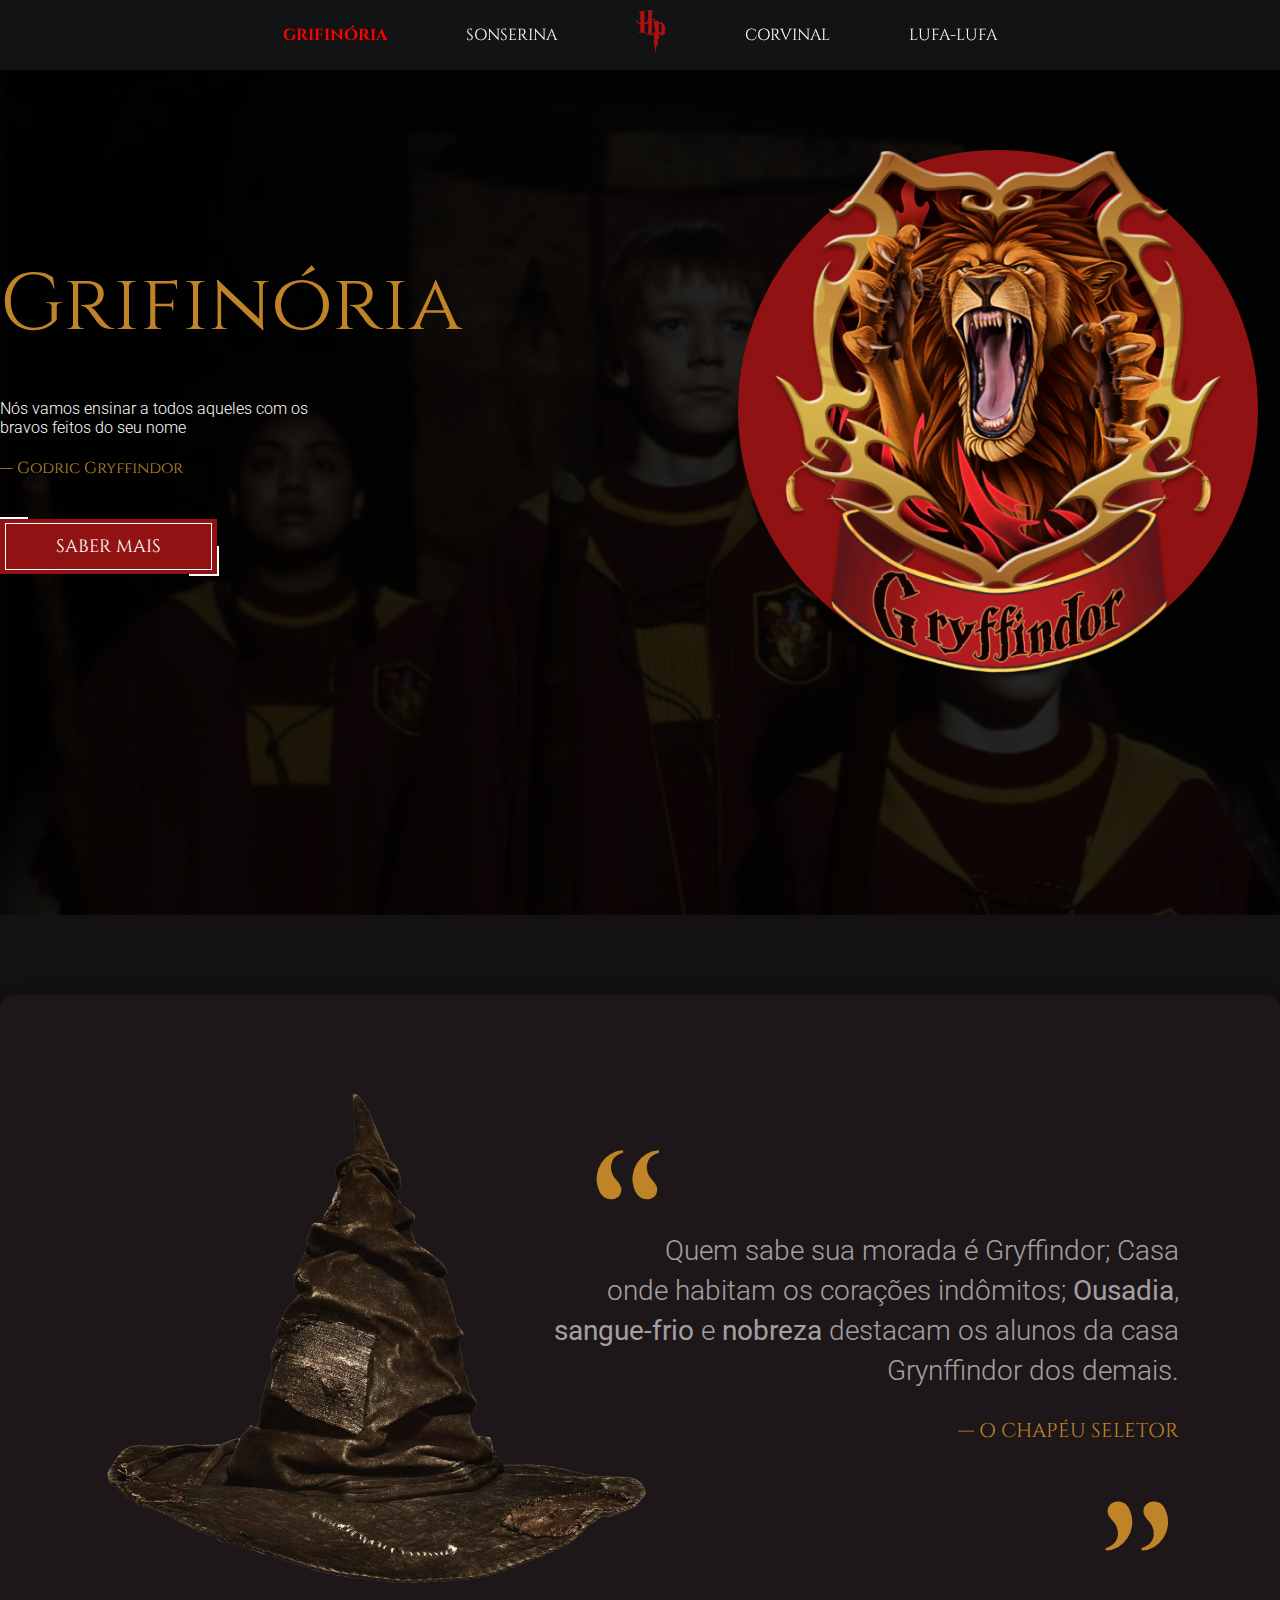
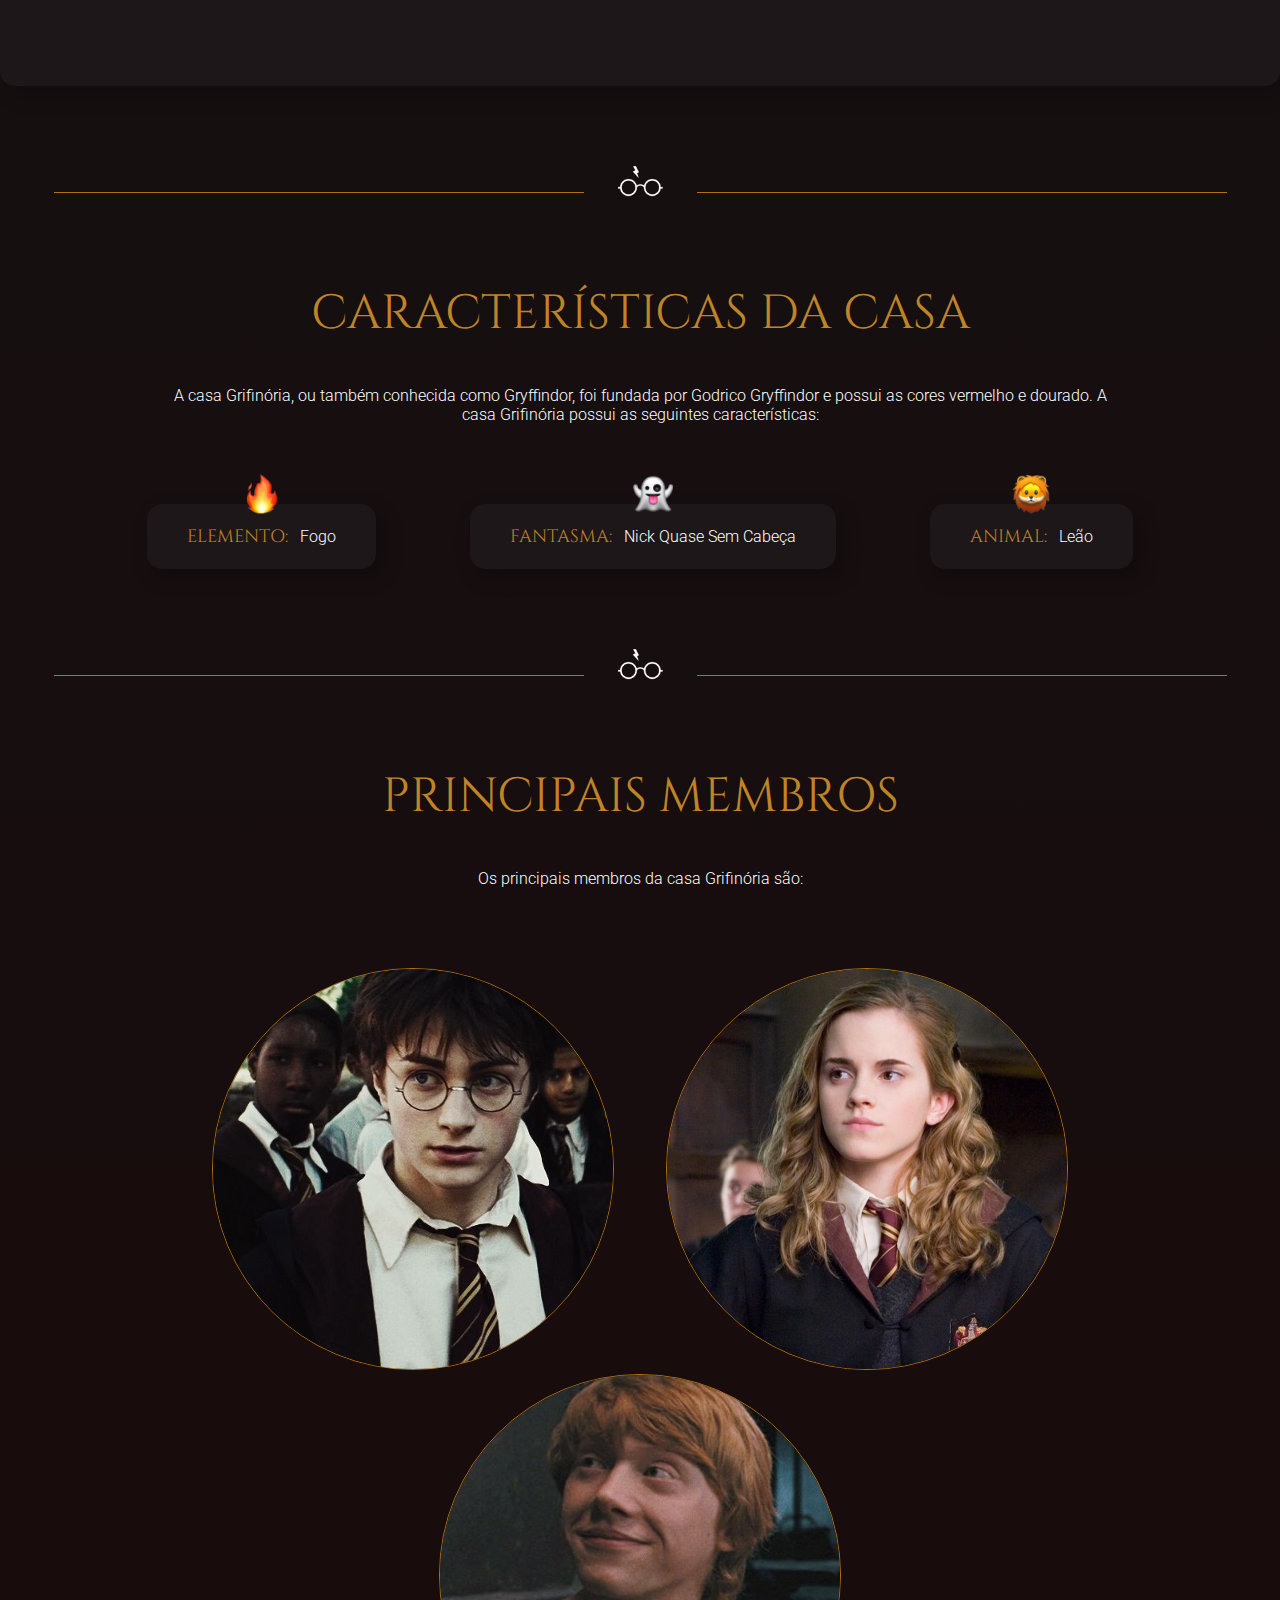
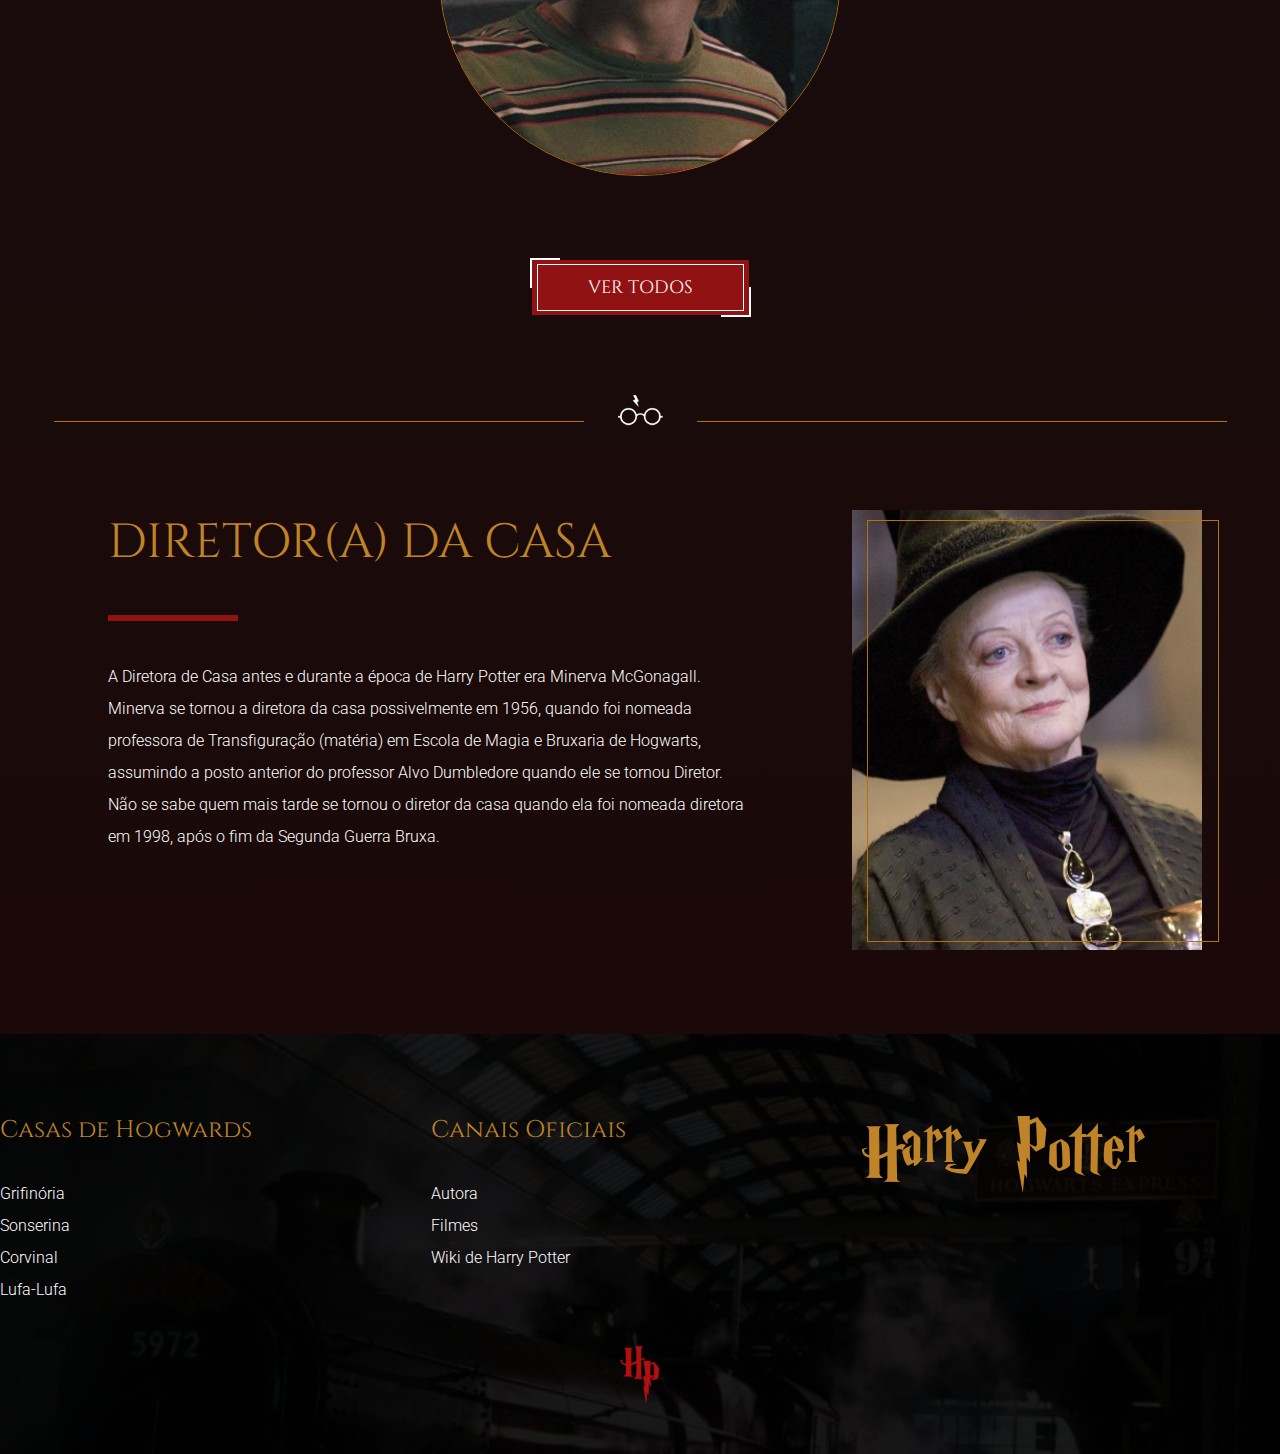
<file: grifinoria.html>
<!DOCTYPE html>
<html lang="pt-BR">
<head>
  <meta charset="UTF-8">
  <meta http-equiv="X-UA-Compatible" content="IE=edge">
  <meta name="viewport" content="width=device-width, initial-scale=1.0">
  <title>Grifinória</title>

  <link rel="stylesheet" href="./css/global.css">
  
  <link rel="stylesheet" href="./css/houses-styles.css">
</head>
<body id="page-house-gryffindor">
  <!-- NAVBAR - MENU -->

  <nav class="navbar">
    <ul>
      
      <li><a class="nav-item active" href="./grifinoria.html">Grifinória</a></li>
      <li><a class="nav-item" href="./sonserina.html">Sonserina</a></li>
      
      <li>
        <a class="nav-item" href="./index.html">
          <img class="logo" src="./assets/imagens/logo-hp-red.png" alt="Harry Potter">
        </a>
      </li>
      
      <li><a class="nav-item" href="./corvinal.html">Corvinal</a></li>
      <li><a class="nav-item" href="./lufa-lufa.html">Lufa-Lufa</a></li>
 
    </ul>
  </nav> 

  <!-- HEADER - BANNER -->

  <header class="banner" >
    <div class="banner-grifinoria">
    <div class="container">
      <div class="header-infos">
        <h1>Grifinória</h1>
        <p>Nós vamos ensinar a todos aqueles com os bravos feitos do seu nome</p>
        <p class="author">— godric gryffindor</p>
        <div class="button-wrapper">
          <div class="button-detail button-detail-left"></div>
          <button>
            <span>Saber Mais</span>
          </button>
          <div class="button-detail button-detail-right"></div>
        </div>
      </div>
      <div class="header-infos house-logo">
        <div class="circle-wrapper">
          <img src="./assets/imagens/house-gryffindor-header.png" alt="Grifinória">
        </div>
      </div>
    </div>
  </div>
  </header>

  <main>
    <!-- SECTION SELECTOR HAT QUOTE -->

    <section class="section container" id="selector-hat-quote">
      <div class="card">
        <div class="selector-hat">
          <img src="./assets/imagens/selector-hat.png" alt="Chapéu Seletor">
        </div>
        <div class="quote">
          <span class="quote-icon left">“</span>
          <p>Quem sabe sua morada é Gryffindor; Casa onde habitam os corações indômitos; <b>Ousadia</b>, <b>sangue-frio</b> e <b>nobreza</b> destacam os alunos da casa Grynffindor dos demais.</p>
          <p class="author">— o chapéu seletor</p>
          <span class="quote-icon right">”</span>
        </div>
      </div>
    </section>

    <!-- SECTION DIVIDER -->

    <div class="section-divider container">
      <div class="section-divider-border"></div>
      <img src="./assets/imagens/harry-potter-icon.png" class="divider-icon">
      <div class="section-divider-border"></div>
    </div>

    <!-- SECTION HOUSE FEATURES -->

    <section class="section container" id="section-house-features">
      <h2>Características da Casa</h2>
      <p class="description">A casa Grifinória, ou também conhecida como Gryffindor, foi fundada por Godrico Gryffindor e possui as cores vermelho e dourado. A casa Grifinória possui as seguintes características:</p>
    
      <div class="house-features-container">
        <div class="card">
          <div class="icon"><img src="./assets/imagens/emoji-fire.png" alt="Fogo"></div>
          <span class="feature">Elemento:</span>
          <span class="feature-value">Fogo</span>
        </div>
        <div class="card" id="ghost">
          <div class="icon"><img src="./assets/imagens/emoji-ghost.png" alt="Fantasma"></div>
          <span class="feature">Fantasma:</span>
          <span class="feature-value">Nick Quase Sem Cabeça</span>
        </div>
        <div class="card">
          <div class="icon"><img src="./assets/imagens/emoji-lion.png" alt="Leão"></div>
          <span class="feature">Animal:</span>
          <span class="feature-value">Leão</span>
        </div>
      </div>
    </section>

    <!-- SECTION DIVIDER -->

    <div class="section-divider container">
      <div class="section-divider-border"></div>
      <img src="./assets/imagens/harry-potter-icon.png" class="divider-icon">
      <div class="section-divider-border"></div>
    </div>

    <!-- SECTION MEMBERS -->

    <section class="section container" id="section-house-members">
      <h2>Principais Membros</h2>
      <p class="description">Os principais membros da casa Grifinória são:</p>
    
      <div class="members">
        <div class="member-picture">
          <img src="./assets/imagens/house-members/member_gryffindor_01.jpg" alt="Harry Potter">
        </div>

        <div class="member-picture">
          <img src="./assets/imagens/house-members/member_gryffindor_02.jpg" alt="Hermione Granger">
        </div>

        <div class="member-picture">
          <img src="./assets/imagens/house-members/member_gryffindor_03.jpg" alt="Ron Wesley">
        </div>
      </div>

      <div class="actions">
        <div class="button-wrapper">
          <div class="button-detail button-detail-left"></div>
          <button>
            <span>Ver todos</span>
          </button>
          <div class="button-detail button-detail-right"></div>
        </div>
      </div>
    </section>
    
    <!-- SECTION DIVIDER -->

    <div class="section-divider container">
      <div class="section-divider-border"></div>
      <img src="./assets/imagens/harry-potter-icon.png" class="divider-icon">
      <div class="section-divider-border"></div>
    </div>

    <!-- SECTION HOUSE DIRECTOR  -->

    <section class="section container" id="section-house-director">
      <div class="infos">
        <h2>Diretor(a) da Casa</h2>
        <div class="title-divider"></div>
        <p>A Diretora de Casa antes e durante a época de Harry Potter era Minerva McGonagall. Minerva se tornou a diretora da casa possivelmente em 1956, quando foi nomeada professora de Transfiguração (matéria) em Escola de Magia e Bruxaria de Hogwarts, assumindo a posto anterior do professor Alvo Dumbledore quando ele se tornou Diretor. Não se sabe quem mais tarde se tornou o diretor da casa quando ela foi nomeada diretora em 1998, após o fim da Segunda Guerra Bruxa.</p>
      </div>

      <div class="section-image">
        <div class="image-frame"></div>
        <img src="./assets/imagens/house-members/gryffindor-director.png" alt="Minerva McGonagall">
      </div>
    </section>
  </main>

  <footer>
    <div class="footer-links container">
      <div class="footer-list">
        <h3>Casas de Hogwards</h3>
  
        <ul>
          <li><a href="./grifinoria.html">Grifinória</a></li>
          <li><a href="./sonserina.html">Sonserina</a></li>
          <li><a href="./corvinal.html">Corvinal</a></li>
          <li><a href="./lufa-lufa.html">Lufa-Lufa</a></li>
        </ul>
      </div>
  
      <div class="footer-list">
        <h3>Canais Oficiais</h3>
  
        <ul>
          <li><a href="./">Autora</a></li>
          <li><a href="./filmes">Filmes </a></li>
          <li><a href="./">Wiki de Harry Potter</a></li>
        </ul>
      </div>
  
      <div class="footer-logo">
        <h1>Harry Potter</h1>
      </div>
    </div>

    <div class="icon">
      <img src="./assets/imagens/logo-hp-red.png" alt="Harry Potter">
    </div>

  </footer>
</body>
</html>
</file>
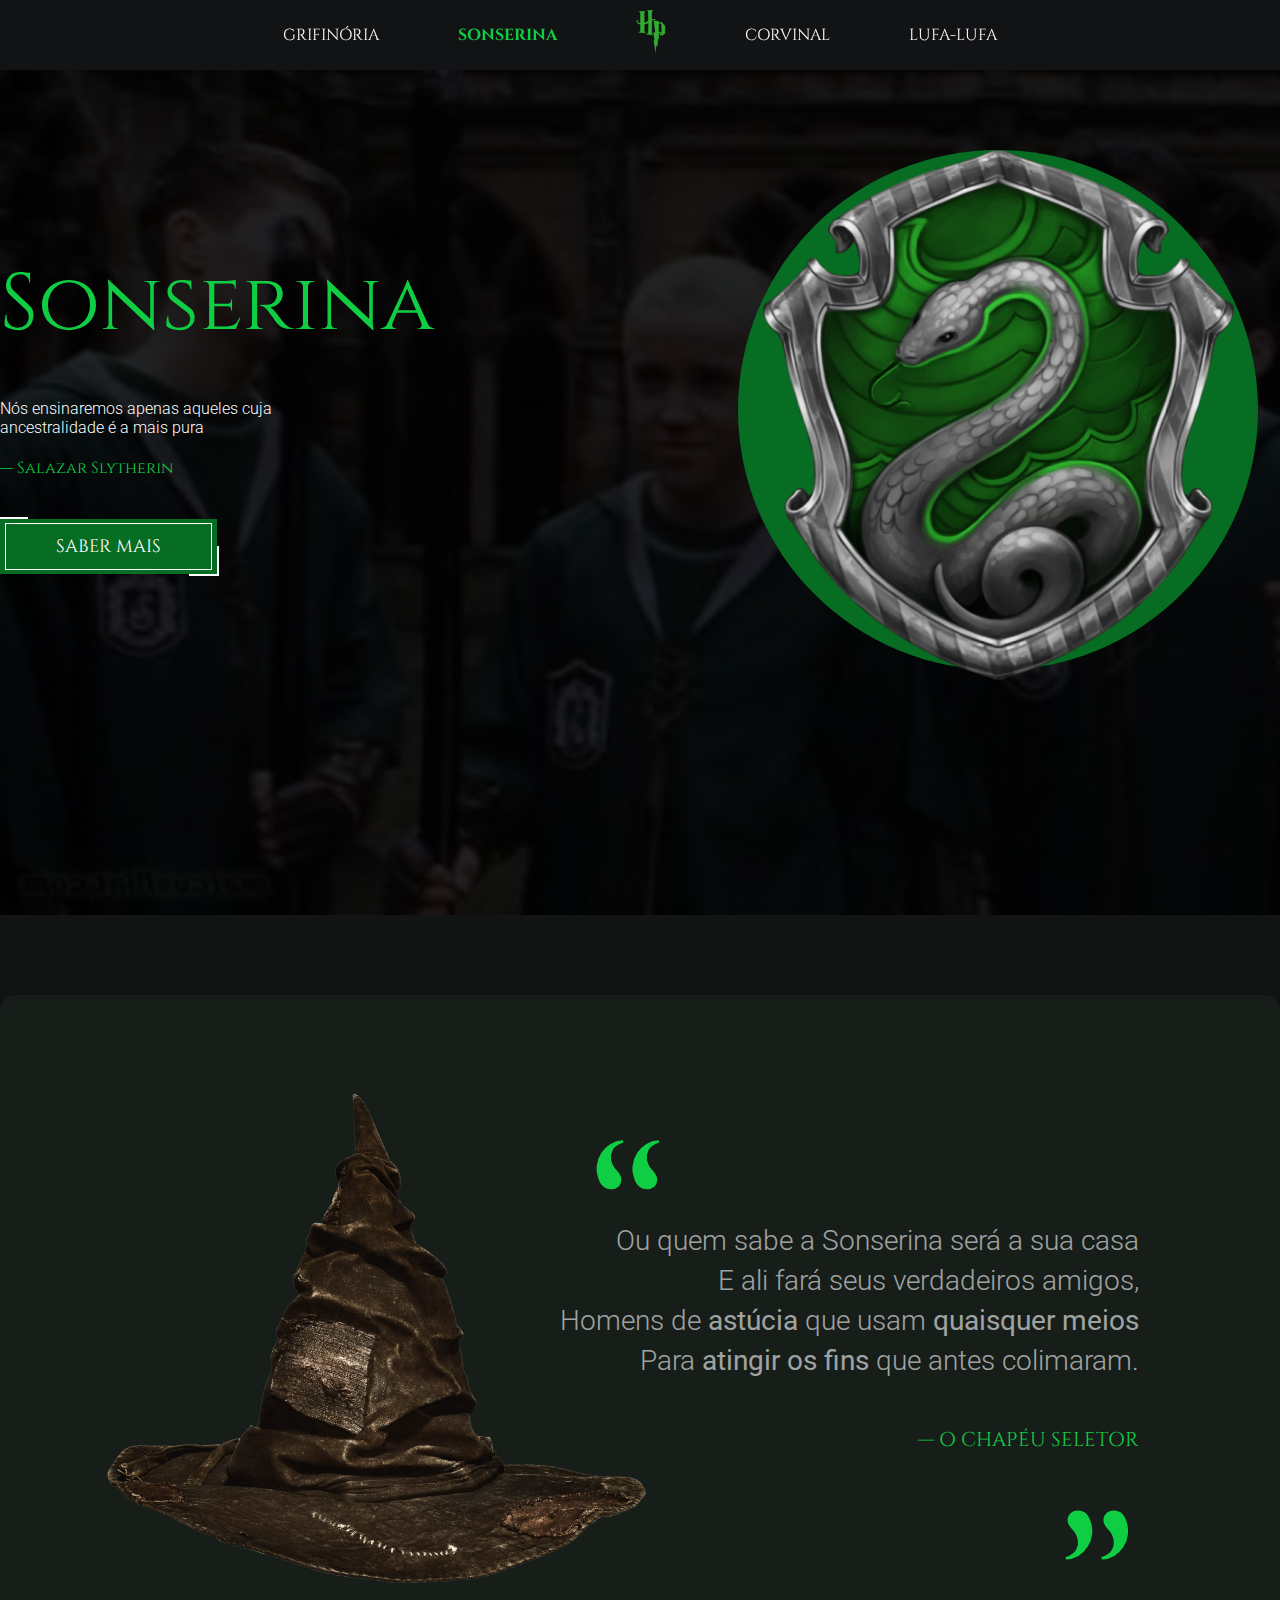
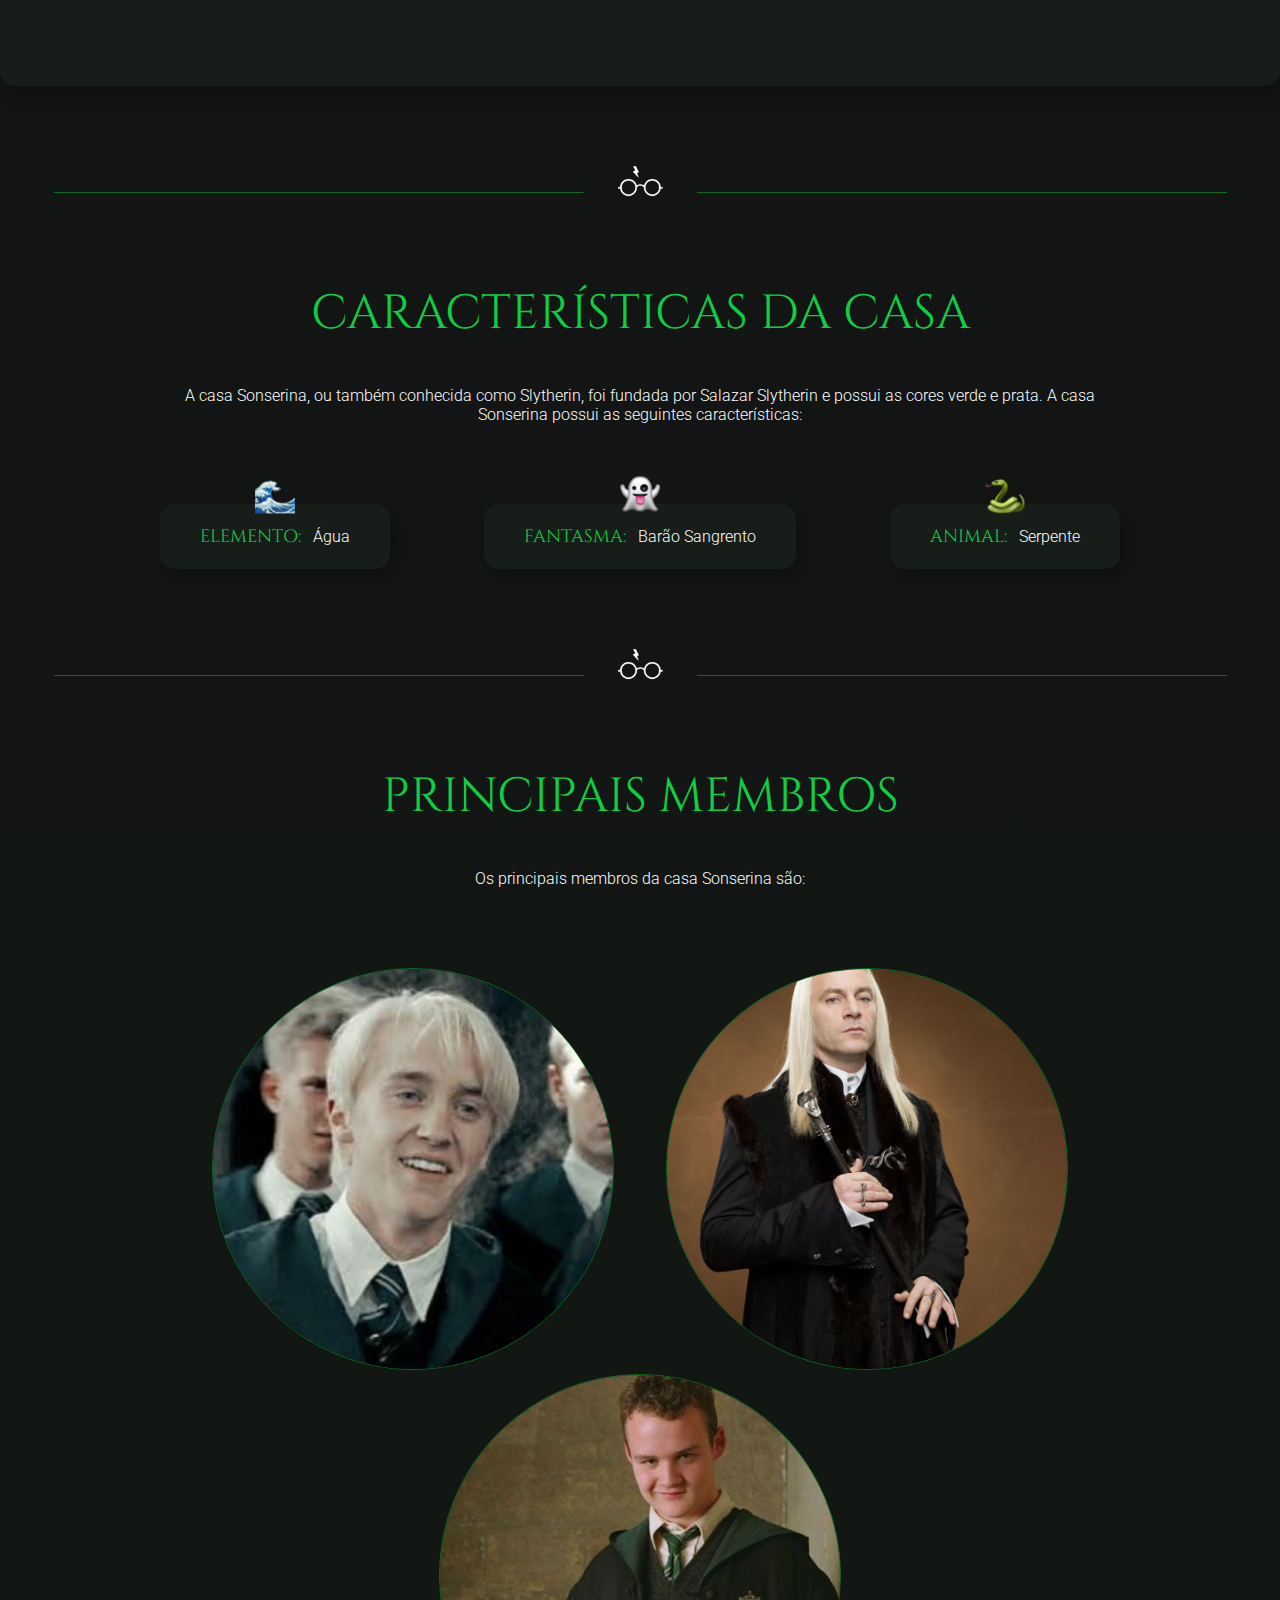
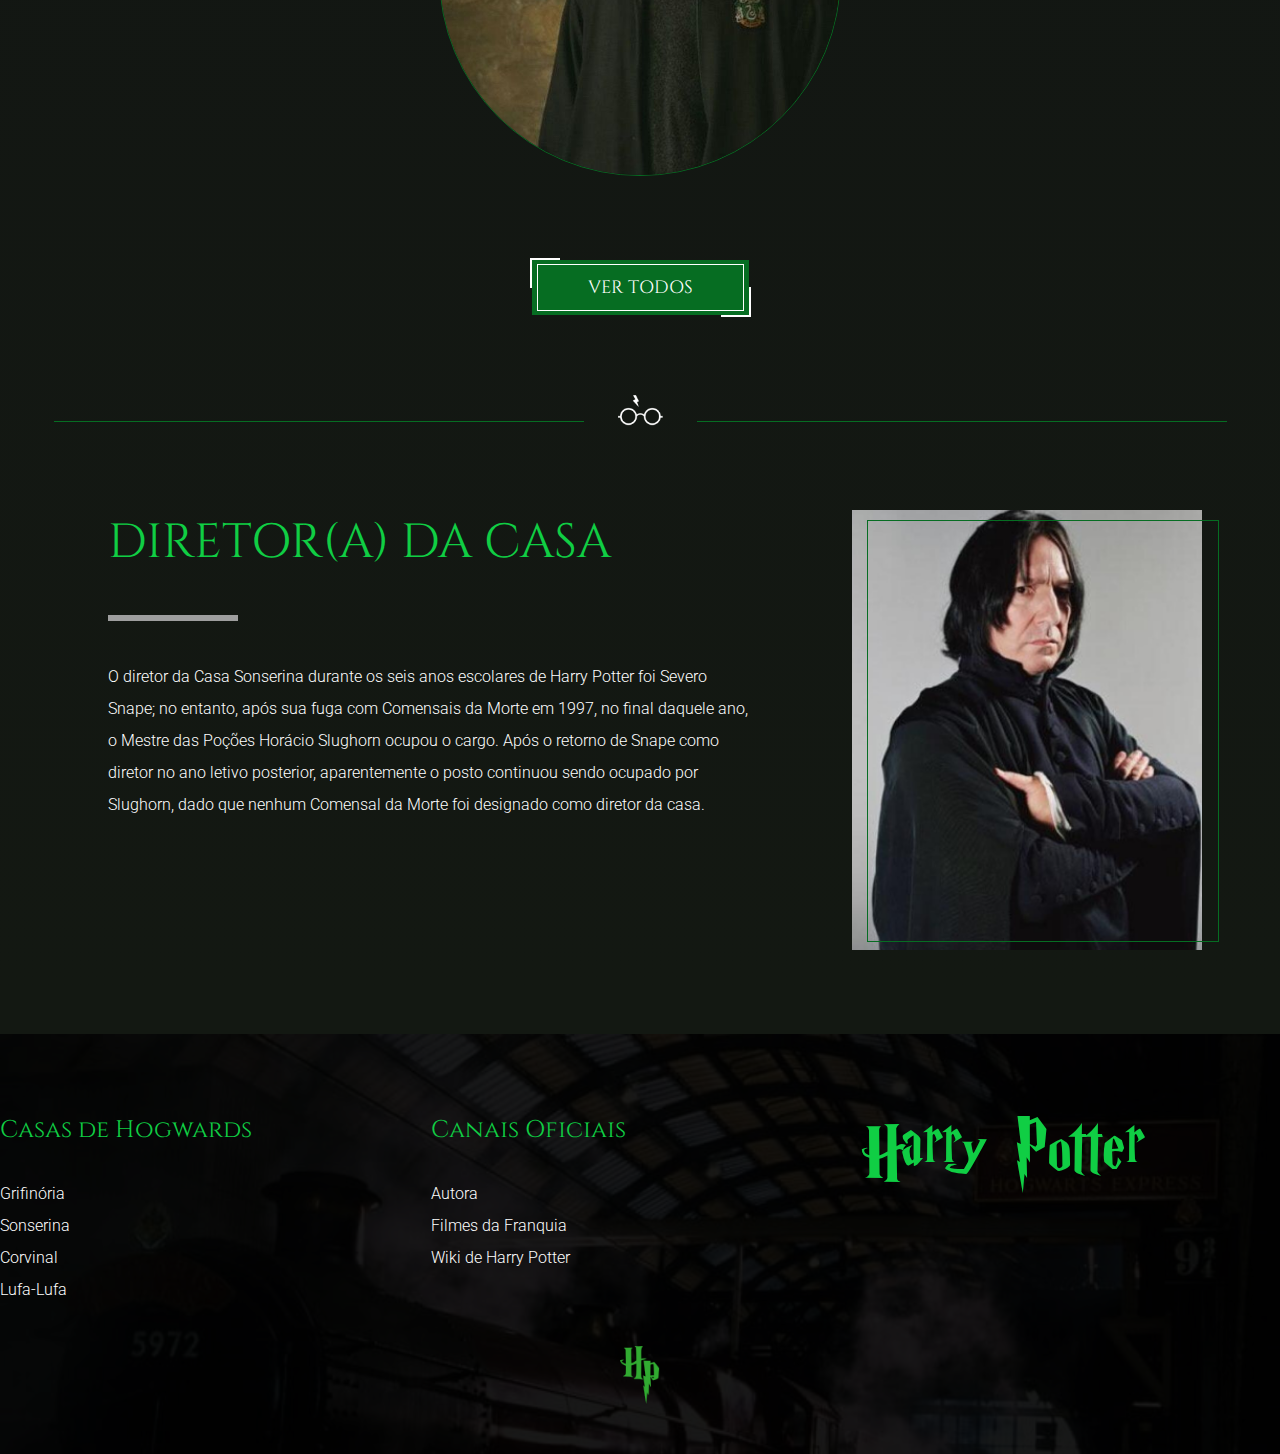
<file: sonserina.html>
<!DOCTYPE html>
<html lang="pt-BR">
<head>
  <meta charset="UTF-8">
  <meta http-equiv="X-UA-Compatible" content="IE=edge">
  <meta name="viewport" content="width=device-width, initial-scale=1.0">
  
  <link rel="stylesheet" href="./css/global.css">
  <link rel="stylesheet" href="./css/houses-styles.css">
  
  <title>Harry Potter | Grifinória</title>
</head>
<body id="page-house-slytherin">

  <!-- NAVBAR - MENU -->

  <nav class="navbar">
    <ul>
      <li><a class="nav-item " href="./grifinoria.html">Grifinória</a></li>
      <li><a class="nav-item active" href="./sonserina.html">Sonserina</a></li>
      
      <li>
        <a class="nav-item" href="./index.html">
          <img class="logo" src="./assets/imagens/logo-hp-green.png" alt="Harry Potter">
        </a>
      </li>
      
      <li><a class="nav-item" href="./corvinal.html">Corvinal</a></li>
      <li><a class="nav-item" href="./lufa-lufa.html">Lufa-Lufa</a></li>
    </ul>
  </nav> 

   <!-- HEADER - BANNER -->

   <header class="banner" >
    <div class="banner-sonserina">
    <div class="container">
      <div class="header-infos">
        <h1>Sonserina</h1>
        <p>Nós ensinaremos apenas aqueles cuja ancestralidade é a mais pura</p>
        <p class="author">— Salazar Slytherin</p>
        <div class="button-wrapper">
          <div class="button-detail button-detail-left"></div>
          <button><span>Saber Mais</span></button>
          <div class="button-detail button-detail-right"></div>
        </div>
      </div>
      <div class="header-infos house-logo">
        <div class="circle-wrapper">
          <img src="./assets/imagens/house-slytherin-header.png" alt="Sonserina">
        </div>
      </div>
    </div>
  </div>
  </header>

  <main>
    <!-- SECTION SELECTOR HAT QUOTE -->

    <section class="section container" id="selector-hat-quote">
      <div class="card">
        <div class="selector-hat">
          <img src="./assets/imagens/selector-hat.png" alt="Chapéu Seletor">
        </div>
        <div class="quote">
          <span class="quote-icon left">“</span>
          <p>Ou quem sabe a Sonserina será a sua casa <br>
            E ali fará seus verdadeiros amigos, <br>
            Homens de <b>astúcia</b> que usam <b>quaisquer meios</b> <br>
            Para <b>atingir os fins</b> que antes colimaram.
          </p> <br>
          <p class="author">— o chapéu seletor</p>
          <span class="quote-icon right">”</span>
        </div>
      </div>
    </section>

    <!-- SECTION DIVIDER -->

    <div class="section-divider container">
      <div class="section-divider-border"></div>
      <img src="./assets/imagens/harry-potter-icon.png" class="divider-icon">
      <div class="section-divider-border"></div>
    </div>

    <!-- SECTION HOUSE FEATURES -->

    <section class="section container" id="section-house-features">
      <h2>Características da Casa</h2>
      <p class="description">A casa Sonserina, ou também conhecida como Slytherin, foi fundada por  Salazar Slytherin e possui as cores verde e prata. A casa Sonserina possui as seguintes características:</p>
    
      <div class="house-features-container">
        <div class="card">
          <div class="icon"><img src="./assets/imagens/emoji-whater.png" alt="Água"></div>
          <span class="feature">Elemento:</span>
          <span class="feature-value">Água</span>
        </div>
        <div class="card" id="ghost">
          <div class="icon"><img src="./assets/imagens/emoji-ghost.png" alt="Fantasma"></div>
          <span class="feature">Fantasma:</span>
          <span class="feature-value">Barão Sangrento</span>
        </div>
        <div class="card">
          <div class="icon"><img src="./assets/imagens/emoji-snake.png" alt="Serpente"></div>
          <span class="feature">Animal:</span>
          <span class="feature-value">Serpente</span>
        </div>
      </div>
    </section>

    <!-- SECTION DIVIDER -->

    <div class="section-divider container">
      <div class="section-divider-border"></div>
      <img src="./assets/imagens/harry-potter-icon.png" class="divider-icon">
      <div class="section-divider-border"></div>
    </div>

    <!-- SECTION MEMBERS -->

    <section class="section container" id="section-house-members">
      <h2>Principais Membros</h2>
      <p class="description">Os principais membros da casa Sonserina são:</p>
    
      <div class="members">
        <div class="member-picture">
          <img src="./assets/imagens/house-members/member_slytherin_01.jpg" alt="Draco Malfoy">
        </div>

        <div class="member-picture">
          <img src="./assets/imagens/house-members/member_slytherin_02.jpg" alt="Lucio Malfoy">
        </div>

        <div class="member-picture">
          <img src="./assets/imagens/house-members/member_slytherin_03.jpg" alt="Gregório Goyle">
        </div>
      </div>

      <div class="actions">
        <div class="button-wrapper">
          <div class="button-detail button-detail-left"></div>
          <button>
            <span>Ver Todos</span>
          </button>
          <div class="button-detail button-detail-right"></div>
        </div>
      </div>
    </section>

    <!-- SECTION DIVIDER -->

    <div class="section-divider container">
      <div class="section-divider-border"></div>
      <img src="./assets/imagens/harry-potter-icon.png" class="divider-icon">
      <div class="section-divider-border"></div>
    </div>

    <!-- SECTION HOUSE DIRECTOR  -->

    <section class="section container" id="section-house-director">
      <div class="infos">
        <h2>Diretor(a) da Casa</h2>
        <div class="title-divider"></div>
        <p>O diretor da Casa Sonserina durante os seis anos escolares de Harry Potter foi Severo Snape; no entanto, após sua fuga com Comensais da Morte em 1997, no final daquele ano, o Mestre das Poções Horácio Slughorn ocupou o cargo. Após o retorno de Snape como diretor no ano letivo posterior, aparentemente o posto continuou sendo ocupado por Slughorn, dado que nenhum Comensal da Morte foi designado como diretor da casa.</p>
      </div>

      <div class="section-image">
        <div class="image-frame"></div>
        <img src="./assets/imagens/house-members/slytherin-director.png" alt="Severo Snape">
      </div>
    </section>
  </main>

   <!-- FOOTER -->

   <footer>
    <div class="footer-links container">
      <div class="footer-list">
        <h3>Casas de Hogwards</h3>
  
        <ul>
          <li><a href="./grifinoria.html">Grifinória</a></li>
          <li><a href="./sonserina.html">Sonserina</a></li>
          <li><a href="./corvinal.html">Corvinal</a></li>
          <li><a href="./lufa-lufa.html">Lufa-Lufa</a></li>
        </ul>
      </div>
  
      <div class="footer-list">
        <h3>Canais Oficiais</h3>
  
        <ul>
          <li><a href="./">Autora</a></li>
          <li><a href="./filmes">Filmes da Franquia</a></li>
          <li><a href="./">Wiki de Harry Potter</a></li>
        </ul>
      </div>
  
      <div class="footer-logo">
        <h1>Harry Potter</h1>
      </div>
    </div>

    <div class="icon">
      <img src="./assets/imagens/logo-hp-green.png" alt="Harry Potter">
    </div>
  </footer>
</body>
</html>
</file>
<file: css/global.css>
/** Fonts **/
@import url('https://fonts.googleapis.com/css2?family=Cinzel:wght@400;700&display=swap');
@import url('https://fonts.googleapis.com/css2?family=Roboto:wght@300;400;700&display=swap');
@import url('https://fonts.googleapis.com/css2?family=Playfair:ital,wght@0,300;0,500;0,700;1,300&display=swap');
@import url('/assets/fonts/HARRYP__.TTF');

@font-face {
  font-family: "Harry Potter";
  src: url("/assets/fonts/HARRYP__.TTF");
}

/** Reset CSS **/

* {
  padding: 0;
  margin: 0;
  border: 0;
}

body {
  font-family: Roboto, sans-serif;
  font-weight: 300;
  background-color: #1f1f1f;
  color: white;
}

h2, h3, h4 {
  font-family: Cinzel, serif;
  font-weight: normal;
}

h2 {
  font-size: 3rem;
}

h3 {
  font-size: 1.5rem;
}

/** Container **/

.container {
  max-width: 1440px;
  margin: auto;
}

/** Navbar **/

.navbar {
  padding: 10px 0;
  text-align: center;
  position: sticky;
  top: 0;
  z-index: 1;
}

.navbar ul li {
  font-family: Cinzel, serif;
  display: inline;
  margin: 37.5px;
  text-transform: uppercase;
  vertical-align: middle;
}

.navbar .nav-item {
  text-decoration: none;
  color: white;
}

.navbar .logo {
  width: 30px;
}

.navbar .nav-item.active {
  font-weight: bold;
}

/** Button **/

button {
  cursor: pointer;
  padding: 15px 5px;
  font-family: Cinzel, serif;
  font-size: 1.125rem;
  color: white;
  text-transform: uppercase;
  background: #B4710C;
}

button span {
  padding: 10px 50px;
  border: 1px solid white;
}

.button-wrapper {
  display: inline-block;
  position: relative;
  z-index: 0;
}

.button-wrapper .button-detail {
  width: 30px;
  height: 30px;
  background-color: white;
  position: absolute;
  z-index: -1;
}

.button-detail.button-detail-left {
  top: -2px;
  left: -2px;
}

.button-detail.button-detail-right {
  bottom: -2px;
  right: -2px;
}

/** Section Divider **/

.section-divider {
  text-align: center;
}

.section-divider-border {
  width: 530px;
  border-top: 1px solid #F2CD1E;
  display: inline-block;
  vertical-align: middle;
}

.section-divider .divider-icon {
  width: 45px;
  margin: 0 30px;
}

/** Footer **/

footer {
  min-height: 420px;
  background: url('/assets/imagens/banner.jpg') #0c0c0c no-repeat;
  background-size: cover;
  background-blend-mode: overlay;
  position: relative;
}

.footer-list, .footer-logo {
  display: inline-block;
}

.footer-links {
  padding: 80px 0 40px 0;
}

.footer-list {
  text-align: left;
  width: calc(100% / 3);
  vertical-align: top;
}

.footer-list h3 {
  margin-bottom: 32px;
}

.footer-list ul li {
  list-style: none;
  line-height: 2rem;
}

.footer-list ul li a {
  color: white;
  text-decoration: none;
}

.footer-logo h1 {
  font-family: 'Harry Potter', fantasy;
  font-weight: normal;
  color: #F2CD1E;
  font-size: 5rem;
  text-align: right;
}

footer .research-source {
  width: 100%;
  text-align: center;
  font-size: .875rem;
  background-color: #121315;
  padding: 12px 0;
  position: absolute;
  bottom: 0;
}

footer .research-source a {
  text-decoration: none;
  color: #F2CD1EDE;
}

footer .icon {
  text-align: center;
}

footer .icon img {
  width: 40px;
}

/** Scrollbar **/

/* width */
::-webkit-scrollbar {
  height: 10px;
}

/* Track - barra de progresso (fundo) */
::webkit-scrollbar-track {
  background-color: #1D1F21;
  border-radius: 10px;
}

/* Handle - barra de scroll */
::-webkit-scrollbar-thumb {
  background: #0B0C0D;
  border-radius: 10px;
}

::-webkit-scrollbar-track-piece {
  background-color: #1D1F21;
}
</file>
<file: css/home-styles.css>
h2, h3, h4 {
    color: #F2CD1E;
  }
  
  /** Header **/
  
  .banner {
    height: 850px;
    text-align: center;
    background: url('/assets/imagens/banner-houses.png') #121315 no-repeat;
    background-size: cover;
    position: relative;
  }
  .banner-gradient-mask {
    width: 100%;
    height: 100%;
    background: linear-gradient(90deg, rgba(0, 0, 0, 0) 1.54%, rgba(0, 0, 0, 0) 1.55%, rgba(0, 0, 0, .8) 98.85%);
    position: absolute;
  }
  
  .banner h1 {
    font-family: "Harry Potter", fantasy;
    font-size: 15rem;
    text-align: center;
    font-weight: normal;
    color: #F2CD1E;
  }
  
  .banner .container {
    padding: 180px 0;
    position: relative;
    text-align: center;
  }
  
  .banner p {
    text-align: center;
    font-family: 'Playfair', serif;
    font-size: 20px;
    margin: 60px 0;
    color: rgb(255, 255, 255);
    line-height: 3rem;
  }
  
  /** Section **/
  
  .section {
    margin: 80px auto;
  }
  
  section .infos {
    vertical-align: top;
  }
  
  section h2 {
    margin: 0;
  }
  
  section .infos, section .section-image {
    width: 49%;
    display: inline-block;
  }
  
  section .title-divider {
    width: 130px;
    border-top: 6px solid #B4710C;
    margin: 40px 0;
  }
  
  section .infos p {
    line-height: 1.5rem;
    font-family: 'Playfair', serif;
    font-size: 20px;
  }
  
  section .section-image {
    text-align: right;
    position: relative;
  }
  
  section .section-image img {
    width: 550px;
    height: 650px;
    object-fit: cover;
  }
  
  section .image-frame {
    width: 550px;
    height: 650px;
    border: 3px solid #B4710C;
    position: absolute;
    right: 15px;
    bottom: 15px;
  }
  
  section .section-image .frame-detail {
    position: absolute;
    bottom: -5px;
    right: -55px;
    width: 150px;
    height: auto;
  }
  
  section#section-houses{
    text-align: center;
  }
  
  section#section-houses p {
    line-height: 2rem;
    margin: 40px auto;
    max-width: 60%;
    text-align: center;
    font-family: 'Playfair', serif;
    font-size: 20px;
  }
  
  section#section-houses .infos {
    writing-mode: vertical-lr;
    width: 100%;
  }
  
  section#section-houses .title-divider-vertical {
    background-color: #B4710C;
    width: 8px;
    height: 150px;
    margin: 0 40px;
  }
  
  section#section-houses .houses {
    writing-mode: horizontal-tb;
    padding-top: 100px;
    width: 100%;
    overflow-x: auto;
    white-space: nowrap;
  }
  
  section#section-houses .houses .card {
    background-color: #1D1F21;
    border-radius: 19px;
    width: 470px;
    height: 470px;
    text-align: center;
    padding: 40px;
    position: relative;
    display: inline-block;
    margin-right: 40px;
    margin-bottom: 50px;
  }
  
  section#section-houses .houses .card p {
    margin: 35px 0;
    max-width: 100%;
    font-size: .875rem;
    white-space: normal;
  }
  
  section#section-houses .houses .card h3 {
    margin-top: 35px;
  }
  
  section#section-houses .houses .card img {
    width: 160px;
    position: absolute;
    top: -90px;
    display: block;
    left: calc(50% - 70px);
    
  }
  
  section#section-houses .houses .card button span {
    padding: 10px 100px;
    font-size: 1rem;
  }
  
  /** Card **/
  
  .card .card-info {
    margin-top:90px;
  }
  
  .card#grifinoria button {
    background-color: #901212;
  }
  
  .card#sonserina button {
    background-color: #066D22;
  }
  
  .card#corvinal button {
    background-color: #00A3FF;
  }
  
  .card#lufa-lufa button {
    background-color: #c79b00;
  }
  
/*sECTION BOOKS-FILMES*/

section#section-books {
  text-align: center;
}

section#section-books p {
  line-height: 2rem;
  margin: 40px auto;
  max-width: 60%;
  font-family: 'Playfair', serif;
  font-size: 20px;
}


  section#section-books-filmes{
    text-align: center;
  }
  
  section#section-books-filmes p {
    line-height: 2rem;
    margin: 40px auto;
    max-width: 70%;
    font-family: 'Playfair', serif;
    font-size: 20px;
  }

  .link-branco {
    color: white;
    text-decoration: none;
  }

  /** Table **/
  
  .align-right {
    text-align: justify;
  }
  
  
  .align-left {
    text-align:left;
  }
  
  table {
    background-color: #1D1F21;
    border-radius: 15px;
    box-shadow: 40px 10px 20px rgba(0, 0, 0, .25);
    padding: 40px;
    width: 100%;
  }
  
  td, th {
    padding: 10px 0;
    border-bottom: 1px solid rgba(255, 255, 255, .15);
    
  }
  
  th {
    font-family: Cinzel, serif;
    font-weight: normal;
    font-size: 1.5rem;
    color: #F2CD1E;
  }
  
  tr {
    font-size: 1.3rem;
    font-family: 'Playfair', serif; 
  }

  td img{
    vertical-align: middle;
    padding: 3px;
  }
</file>
<file: css/houses-styles.css>
/** Header / Banner **/

.banner-grifinoria {
  height: 685px;
  background: url('/assets/imagens/003.png')  #121315 no-repeat;
  background-size: cover;
  background-blend-mode: overlay;
  padding: 80px 0;
}

.banner-sonserina {
  height: 685px;
  background: url('/assets/imagens/sonserina02.jpg')  #121315 no-repeat;
  background-size: cover;
  background-blend-mode: overlay;
  padding: 80px 0;
}

.banner-lufalufa {
  height: 685px;
  background: url('/assets/imagens/lufalufa.png')  #121315 no-repeat;
  background-size: cover;
  background-blend-mode: overlay;
  padding: 80px 0;
}

.banner-corvinal {
  height: 685px;
  background: url('/assets/imagens/corvinal.png')  #121315 no-repeat;
  background-size: cover;
  background-blend-mode: overlay;
  padding: 80px 0;
}

.banner .container .header-infos {
  display: inline-block;
  width: 49%;
  vertical-align: middle;
}

.banner .container .house-logo {
  text-align: right;
}

.banner .container .house-logo .circle-wrapper {
  height: 520px;
  width: 520px;
  border-radius: 50%;
  display: inline-block;
  position: relative;
}

.banner .container .house-logo .circle-wrapper img {
  width: 100%;
  height: 530px;
  object-fit: contain;
  position: absolute;
  left: 0;
}

.banner h1 {
  font-family: Cinzel, serif;
  font-weight: normal;
  font-size: 5rem;
  margin-bottom: 40px;
}

.banner p {
  max-width: 350px;
}

.banner p.author {
  font-family: Cinzel, serif;
  text-transform: capitalize;
  margin-top: 20px;
}

.banner .button-wrapper {
  margin-top: 40px;
}

/* Section */

.section {
  margin-bottom: 80px;
  margin-top: 80px;
}

.section h2 {
  text-transform: uppercase;
  text-align: center;
}

.section .description {
  max-width: 970px;
  text-align: center;
  margin: 40px auto;
}

#selector-hat-quote .card {
  padding: 95px 100px;
}

#selector-hat-quote .card .quote {
  max-width: 59.5%;
  text-align: right;
  position: relative;
}

#selector-hat-quote .card .selector-hat {
  width: 40%;
}

#selector-hat-quote .card .quote,
#selector-hat-quote .card .selector-hat {
  display: inline-block;
  vertical-align: middle;
}

#selector-hat-quote .card .quote p {
  font-size: 1.75rem;
  line-height: 2.5rem;
  color: rgba(255, 255, 255, .6);
  text-indent: 5rem;
}

#selector-hat-quote .card .quote .author {
  font-family: Cinzel, serif;
  font-size: 1.25rem;
  margin-top: 20px;
  text-transform: uppercase;
}

#selector-hat-quote .card .quote .quote-icon {
  font-family: Cinzel, serif;
  font-size: 16rem;
  position: absolute;
}

#selector-hat-quote .card .quote .quote-icon.left {
  top: -130px;
  left: 50px;
}

#selector-hat-quote .card .quote .quote-icon.right {
  right: 0;
}

#section-house-features .house-features-container {
  text-align: center;
}

#section-house-features .house-features-container .card {
  display: inline-block;
  margin-top: 40px;
  padding: 20px 40px;
  position: relative;
}

#section-house-features .house-features-container .card#ghost {
  margin: 0 90px;
}

#section-house-features .house-features-container .card .feature {
  font-family: Cinzel, serif;
  font-size: 1.125rem;
  text-transform: uppercase;
  margin-right: 8px;
}

#section-house-features .house-features-container .card .icon {
  position: absolute;
  top: -30px;
  left: 0;
  width: 100%;
}

#section-house-features .house-features-container .card .icon img {
  width: 40px;
  height: 40px;
  object-fit: contain;
  object-position: bottom;
}

#section-house-members .members {
  margin-top: 80px;
  text-align: center;
}

#section-house-members .members .member-picture {
  display: inline-block;
  margin: 0 24px;
}

#section-house-members .members .member-picture img {
  width: 400px;
  height: 400px;
  border-radius: 50%;
  object-fit: cover;
  border: 1px solid;
}

#section-house-members .actions {
  text-align: center;
  margin-top: 80px;
}

#section-house-director {
  text-align: center;
}

#section-house-director .infos {
  width: 50%;
  display: inline-block;
  text-align: left;
  vertical-align: top;
  margin-right: 100px;
}

#section-house-director .infos h2 {
  text-align: left;
}

#section-house-director .infos p {
  line-height: 2rem;
}

#section-house-director .title-divider {
  width: 130px;
  border-top: 6px solid;
  margin: 40px 0;
}

#section-house-director .section-image {
  width: 25%;
  display: inline-block;
  position: relative;
}

#section-house-director .section-image img {
  width: 350px;
  height: 440px;
  object-fit: cover;
}

#section-house-director .section-image .image-frame {
  border: 1px solid;
  position: absolute;
  width: 350px;
  height: 420px;
  top: 10px;
  left: 15px;
}

/* Card */

.card {
  background-color: black;
  border-radius: 15px;
  box-shadow: 6px 8px 20px rgba(0, 0, 0, .25);
  padding: 40px;
}

/*******************************/
/** House Color - Gryffindor **/
/*****************************/

#page-house-gryffindor {
  background: linear-gradient(180deg, #121315 3.04%, #1B0909 90.21%);
}

#page-house-gryffindor .navbar .nav-item.active {
  color: red;
}

#page-house-gryffindor .banner .container .house-logo .circle-wrapper,
#page-house-gryffindor button {
  background-color: #901212;
}

#page-house-gryffindor h1,
#page-house-gryffindor h2,
#page-house-gryffindor h3,
#page-house-gryffindor .author,
#page-house-gryffindor #selector-hat-quote .card .quote p.author,
#page-house-gryffindor .quote-icon,
#page-house-gryffindor .feature {
  color: #BF8328;
}

#page-house-gryffindor .card {
  background-color: #1E171A;
}

#page-house-gryffindor .section-divider .section-divider-border,
#page-house-gryffindor #section-house-members .member-picture img, 
#page-house-gryffindor #section-house-director .section-image .image-frame {
  border-color: #B4710C;
}

#page-house-gryffindor #section-house-director .title-divider {
  border-color: #901212;
}

/******************************/
/** House Color - Slytherin **/
/****************************/

#page-house-slytherin {
  background: linear-gradient(180deg, #121315 3.04%, #131812 90.21%);
}

#page-house-slytherin .navbar .nav-item.active {
  color: #10CE44;
}

#page-house-slytherin .banner .container .house-logo .circle-wrapper,
#page-house-slytherin button {
  background-color: #066D22;
}

#page-house-slytherin h1,
#page-house-slytherin h2,
#page-house-slytherin h3,
#page-house-slytherin .author,
#page-house-slytherin #selector-hat-quote .card .quote p.author,
#page-house-slytherin .quote-icon,
#page-house-slytherin .feature {
  color: #10CE44;
}

#page-house-slytherin .card {
  background-color: #171E1A;
}

#page-house-slytherin .section-divider .section-divider-border,
#page-house-slytherin #section-house-members .member-picture img, 
#page-house-slytherin #section-house-director .section-image .image-frame {
  border-color: #066D22;
}

#page-house-slytherin #section-house-director .title-divider {
  border-color: #9E9E9E;
}

/******************************/
/** House Color - Ravenclaw **/
/****************************/

#page-house-ravenclaw {
  background: linear-gradient(180deg, #121315 3.04%, #10171D 90.21%);
}

#page-house-ravenclaw .navbar .nav-item.active {
  color: #00A3FF;
}

#page-house-ravenclaw .banner .container .house-logo .circle-wrapper,
#page-house-ravenclaw button {
  background-color: #855C42;
}

#page-house-ravenclaw h1,
#page-house-ravenclaw h2,
#page-house-ravenclaw h3,
#page-house-ravenclaw .author,
#page-house-ravenclaw #selector-hat-quote .card .quote p.author,
#page-house-ravenclaw .quote-icon,
#page-house-ravenclaw .feature {
  color: #00A3FF;
}

#page-house-ravenclaw .card {
  background-color: #17191E;
}

#page-house-ravenclaw .section-divider .section-divider-border,
#page-house-ravenclaw #section-house-members .member-picture img, 
#page-house-ravenclaw #section-house-director .section-image .image-frame {
  border-color: #00A3FF;
}

#page-house-ravenclaw #section-house-director .title-divider {
  border-color: #855C42;
}

/******************************/
/** House Color - Hufflepuff **/
/****************************/

#page-house-hufflepuff {
  background: linear-gradient(180deg, #121315 3.04%, #1D1B10 90.21%);
}

#page-house-hufflepuff .navbar .nav-item.active {
  color: #EAB600;
}

#page-house-hufflepuff .banner .container .house-logo .circle-wrapper,
#page-house-hufflepuff button {
  background-color: #EAB600
}

#page-house-hufflepuff h1,
#page-house-hufflepuff h2,
#page-house-hufflepuff h3,
#page-house-hufflepuff .author,
#page-house-hufflepuff #selector-hat-quote .card .quote p.author,
#page-house-hufflepuff .quote-icon,
#page-house-hufflepuff .feature {
  color: #EAB600;
}

#page-house-hufflepuff .card {
  background-color: #1E1D17;
}

#page-house-hufflepuff .section-divider .section-divider-border,
#page-house-hufflepuff #section-house-members .member-picture img, 
#page-house-hufflepuff #section-house-director .section-image .image-frame {
  border-color: #EAB600;
}

#page-house-hufflepuff #section-house-director .title-divider {
  border-color: #EACC64;
}
</file>
